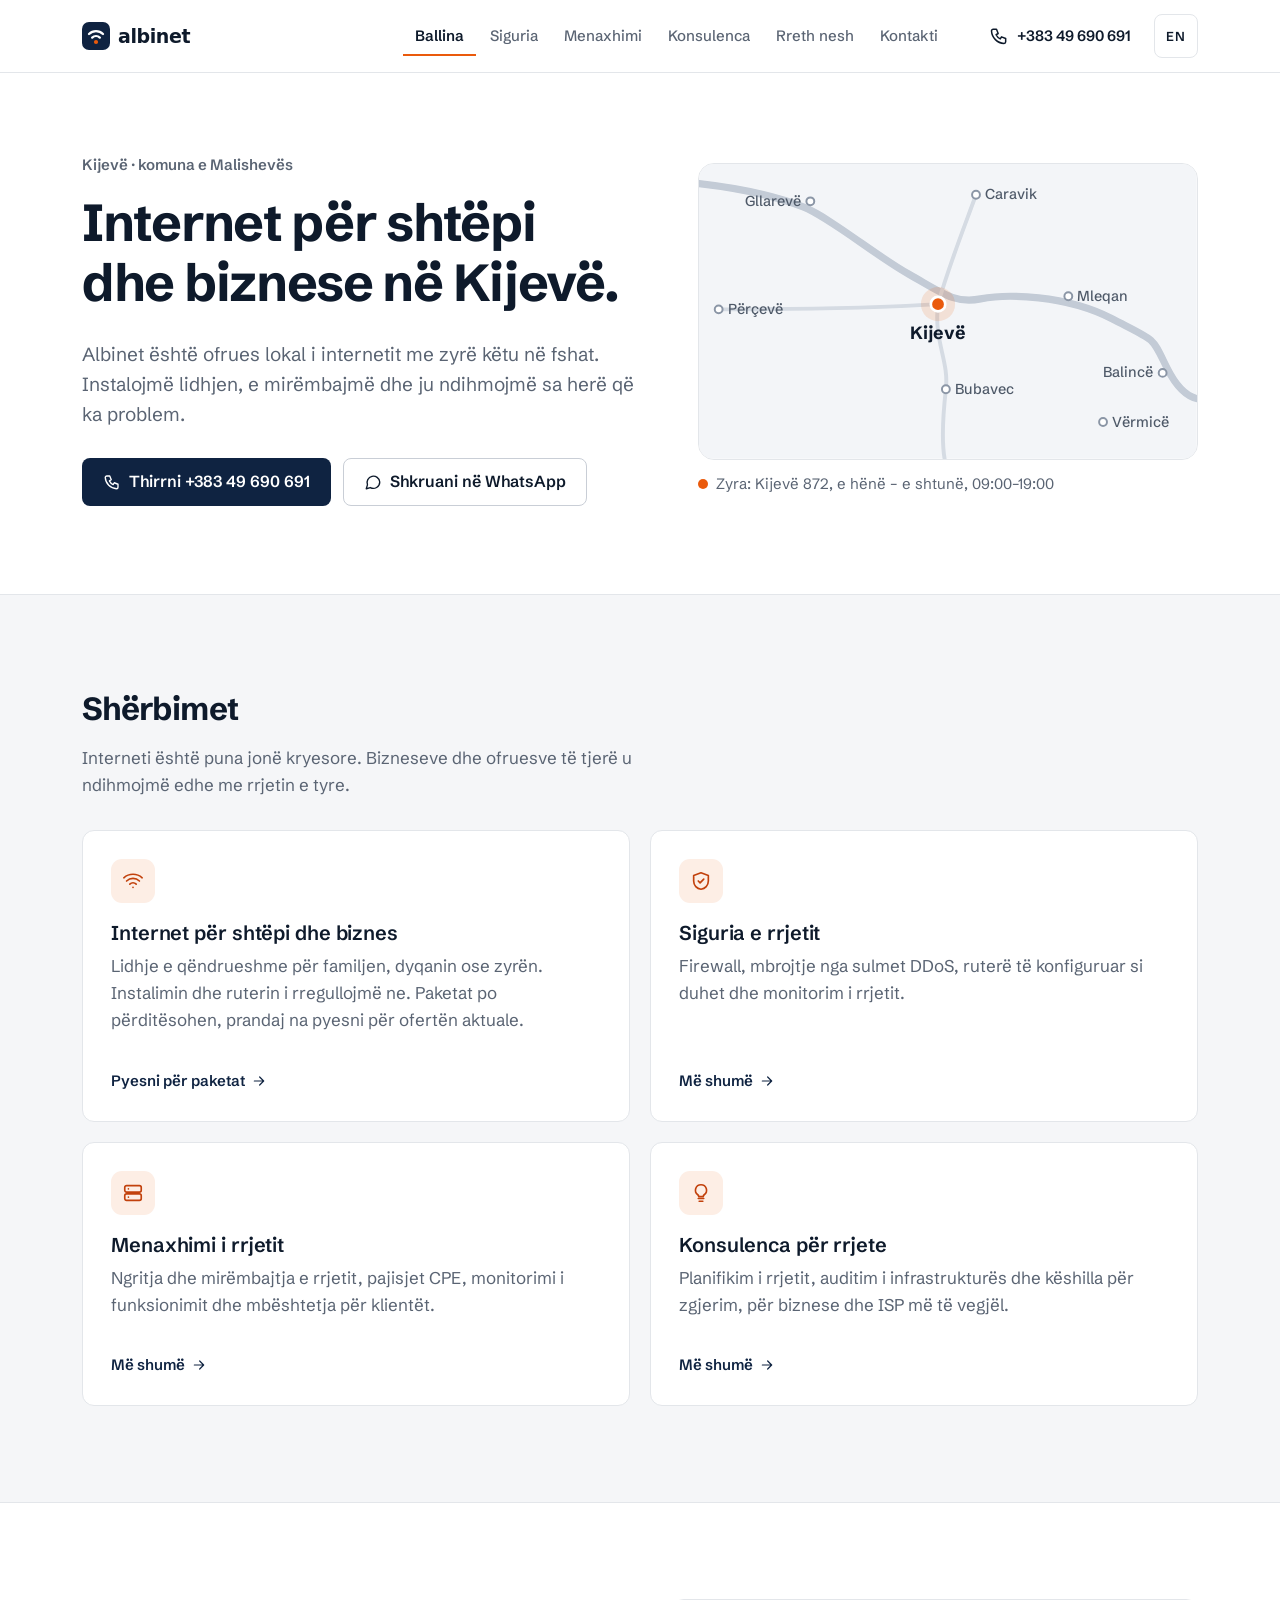
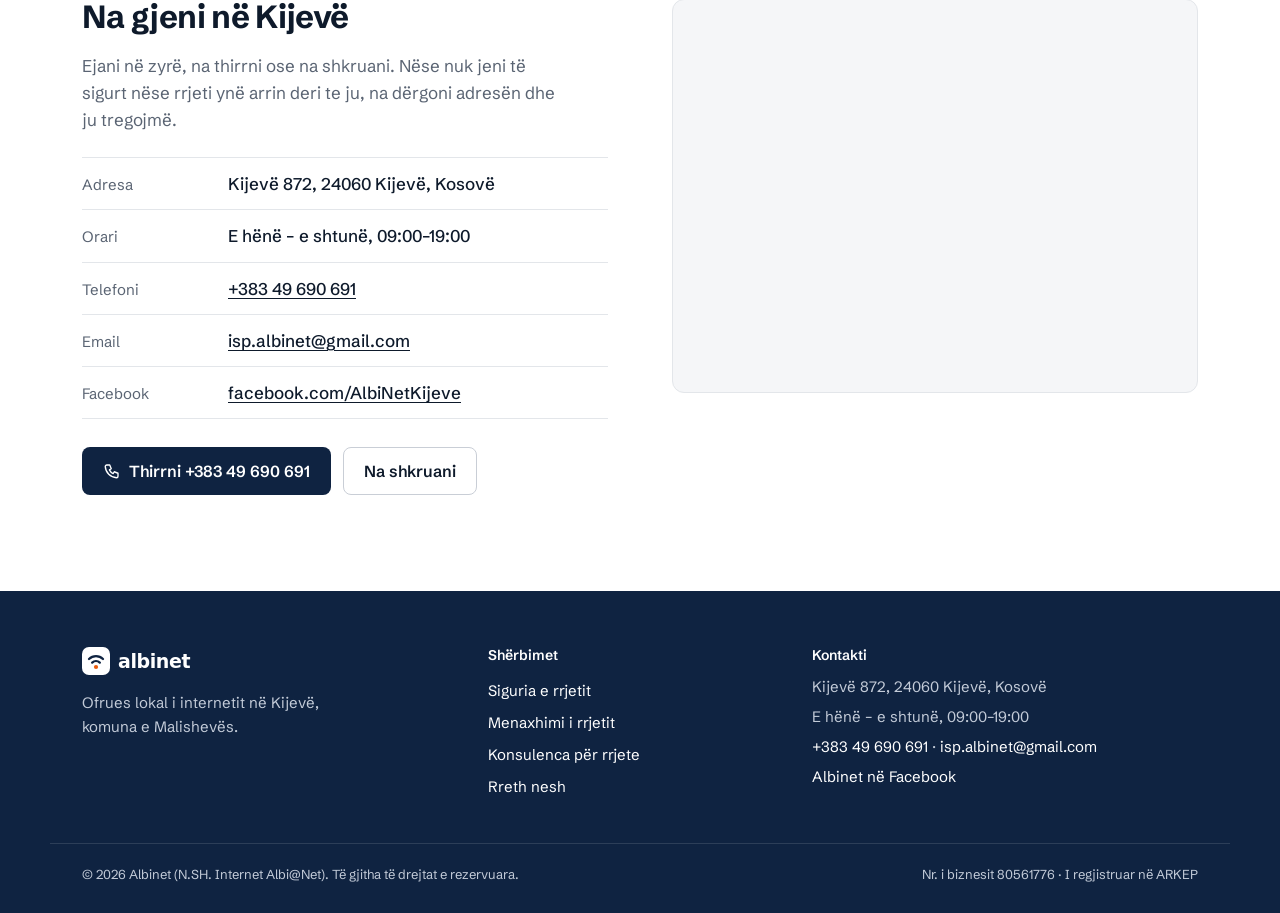
<file: index.html>
<!doctype html>
<html lang="sq">
<head>
<meta charset="utf-8">
<meta name="viewport" content="width=device-width, initial-scale=1">
<title data-i18n="meta.home.title">Albinet | Ofrues i internetit në Kijevë, Malishevë</title>
<meta name="description" content="Albinet (Albi@Net) ofron internet për shtëpi dhe biznese në Kijevë dhe në fshatrat përreth. Zyra në Kijevë, e hënë – e shtunë 09:00–19:00. Tel. +383 49 690 691." data-i18n-attr="content:meta.home.desc">
<link rel="canonical" href="https://albi-net.com/">
<meta name="theme-color" content="#ffffff">
<link rel="icon" href="assets/img/favicon.svg" type="image/svg+xml">
<link rel="icon" href="assets/img/favicon-32.png" type="image/png" sizes="32x32">
<link rel="apple-touch-icon" href="assets/img/apple-touch-icon.png">
<meta property="og:type" content="website">
<meta property="og:site_name" content="Albinet">
<meta property="og:title" content="Albinet | Ofrues i internetit në Kijevë, Malishevë">
<meta property="og:description" content="Albinet (Albi@Net) ofron internet për shtëpi dhe biznese në Kijevë dhe në fshatrat përreth. Zyra në Kijevë, e hënë – e shtunë 09:00–19:00. Tel. +383 49 690 691.">
<meta property="og:url" content="https://albi-net.com/">
<meta property="og:image" content="https://albi-net.com/assets/img/og-image.png">
<meta property="og:image:width" content="1200">
<meta property="og:image:height" content="630">
<meta property="og:locale" content="sq_AL">
<meta property="og:locale:alternate" content="en_GB">
<meta name="twitter:card" content="summary_large_image">
<script>(function(){try{var l=new URLSearchParams(location.search).get('lang')||localStorage.getItem('albinet-lang');if(l==='en'){var d=document.documentElement;d.classList.add('i18n-pending');setTimeout(function(){d.classList.remove('i18n-pending')},1500)}}catch(e){}})();</script>
<link rel="preconnect" href="https://fonts.googleapis.com">
<link rel="preconnect" href="https://fonts.gstatic.com" crossorigin>
<link rel="stylesheet" href="https://fonts.googleapis.com/css2?family=Schibsted+Grotesk:wght@400;500;600;700&amp;display=swap">
<link rel="stylesheet" href="assets/css/style.css?v=4">
<script src="assets/js/i18n.js?v=4" defer></script>
<script src="assets/js/main.js?v=4" defer></script>
<script type="application/ld+json">
{
  "@context": "https://schema.org",
  "@type": "LocalBusiness",
  "@id": "https://albi-net.com/#business",
  "name": "Albinet",
  "alternateName": "Albi@Net",
  "legalName": "N.SH. Internet Albi@Net",
  "description": "Ofrues lokal i internetit (Internet Service Provider) në Kijevë, komuna e Malishevës, Kosovë.",
  "url": "https://albi-net.com/",
  "logo": "https://albi-net.com/assets/img/logo.svg",
  "image": "https://albi-net.com/assets/img/og-image.png",
  "telephone": "+38349690691",
  "email": "isp.albinet@gmail.com",
  "address": {
    "@type": "PostalAddress",
    "streetAddress": "Kijevë 872",
    "addressLocality": "Kijevë",
    "addressRegion": "Malishevë",
    "postalCode": "24060",
    "addressCountry": "XK"
  },
  "openingHoursSpecification": [
    {
      "@type": "OpeningHoursSpecification",
      "dayOfWeek": [
        "Monday",
        "Tuesday",
        "Wednesday",
        "Thursday",
        "Friday",
        "Saturday"
      ],
      "opens": "09:00",
      "closes": "19:00"
    }
  ],
  "areaServed": {
    "@type": "Place",
    "name": "Kijevë dhe rrethina, komuna e Malishevës, Kosovë"
  },
  "sameAs": [
    "https://www.facebook.com/AlbiNetKijeve/"
  ],
  "knowsAbout": [
    "Internet Service Provider",
    "ISP Security",
    "ISP Management",
    "ISP Consulting"
  ]
}
</script>
</head>
<body>
<a class="skip-link" href="#main" data-i18n="a11y.skip">Kalo te përmbajtja</a>
<header class="site-header">
  <div class="container header-inner">
    <a class="brand" href="index.html" aria-label="Albinet, ballina" data-i18n-attr="aria-label:a11y.homeLink">
      <img src="assets/img/logo.svg" alt="Albinet" width="124" height="28">
    </a>
    <!-- TODO: replace assets/img/logo.svg and logo-light.svg with the real Albinet logo -->
    <button type="button" class="menu-toggle" aria-expanded="false" aria-controls="site-nav" aria-label="Menyja" data-i18n-attr="aria-label:a11y.menu">
      <svg class="icon icon-open" viewBox="0 0 24 24" aria-hidden="true" focusable="false"><path d="M4 7h16M4 12h16M4 17h16"/></svg><svg class="icon icon-close" viewBox="0 0 24 24" aria-hidden="true" focusable="false"><path d="M6 6l12 12M18 6L6 18"/></svg>
    </button>
    <nav class="site-nav" id="site-nav" aria-label="Navigimi kryesor" data-i18n-attr="aria-label:a11y.mainNav">
      <ul>
        <li><a href="index.html" aria-current="page" data-i18n="nav.home">Ballina</a></li><li><a href="security.html" data-i18n="nav.security">Siguria</a></li><li><a href="management.html" data-i18n="nav.management">Menaxhimi</a></li><li><a href="consulting.html" data-i18n="nav.consulting">Konsulenca</a></li><li><a href="about.html" data-i18n="nav.about">Rreth nesh</a></li><li><a href="contact.html" data-i18n="nav.contact">Kontakti</a></li>
      </ul>
    </nav>
    <a class="header-phone" href="tel:+38349690691"><svg class="icon" viewBox="0 0 24 24" aria-hidden="true" focusable="false"><path d="M5 4h4l2 5-2.5 1.5a11 11 0 0 0 5 5L15 13l5 2v4a2 2 0 0 1-2 2A16 16 0 0 1 3 6a2 2 0 0 1 2-2z"/></svg><span>+383 49 690 691</span></a>
    <button type="button" class="lang-toggle" data-lang-toggle>
      <span aria-hidden="true" data-i18n="lang.toggle">EN</span><span class="sr-only" data-i18n="lang.toggleSr">Switch to English</span>
    </button>
  </div>
</header>
<main id="main">
<section class="hero">
  <div class="container hero-grid">
    <div class="hero-copy">
      <p class="place" data-i18n="home.place">Kijevë · komuna e Malishevës</p>
      <h1 data-i18n="home.h1">Internet për shtëpi dhe biznese në Kijevë.</h1>
      <p class="hero-lead" data-i18n="home.lead">Albinet është ofrues lokal i internetit me zyrë këtu në fshat. Instalojmë lidhjen, e mirëmbajmë dhe ju ndihmojmë sa herë që ka problem.</p>
      <div class="actions">
        <a class="btn btn-primary" href="tel:+38349690691"><svg class="icon" viewBox="0 0 24 24" aria-hidden="true" focusable="false"><path d="M5 4h4l2 5-2.5 1.5a11 11 0 0 0 5 5L15 13l5 2v4a2 2 0 0 1-2 2A16 16 0 0 1 3 6a2 2 0 0 1 2-2z"/></svg><span data-i18n="btn.call">Thirrni +383 49 690 691</span></a>
        <a class="btn btn-secondary" href="https://wa.me/38349690691" rel="noopener"><svg class="icon" viewBox="0 0 24 24" aria-hidden="true" focusable="false"><path d="M21 12a8.5 8.5 0 0 1-12.6 7.4L3 21l1.6-5.2A8.5 8.5 0 1 1 21 12z"/></svg><span data-i18n="common.whatsapp">Shkruani në WhatsApp</span></a>
      </div>
    </div>
    <figure class="area-map">
        <svg viewBox="130 0 760 450" role="img" aria-label="Harta skematike e Kijevës dhe fshatrave përreth, me vendndodhjen e zyrës së Albinet" data-i18n-attr="aria-label:map.svgLabel">
          <rect x="130" y="0" width="760" height="450" class="map-bg"/>
          <path class="map-road map-road-main" d="M130 30 C200 38 250 50 290 66 S400 140 450 168 S520 214 560 206 S690 200 760 236 S820 262 845 312 S900 380 975 330"/>
          <path class="map-road" d="M495 214 C510 160 530 110 553 47 M495 214 C488 270 512 300 507 344 S500 420 505 450 M495 214 C400 220 260 222 160 222"/>
          <circle cx="300" cy="57" r="6" class="map-dot"/><text x="286" y="64" text-anchor="end" class="map-label">Gllarevë</text><circle cx="553" cy="47" r="6" class="map-dot"/><text x="567" y="54" text-anchor="start" class="map-label">Caravik</text><circle cx="160" cy="222" r="6" class="map-dot"/><text x="174" y="229" text-anchor="start" class="map-label">Përçevë</text><circle cx="694" cy="202" r="6" class="map-dot"/><text x="708" y="209" text-anchor="start" class="map-label">Mleqan</text><circle cx="507" cy="344" r="6" class="map-dot"/><text x="521" y="351" text-anchor="start" class="map-label">Bubavec</text><circle cx="838" cy="319" r="6" class="map-dot"/><text x="824" y="326" text-anchor="end" class="map-label">Balincë</text><circle cx="747" cy="394" r="6" class="map-dot"/><text x="761" y="401" text-anchor="start" class="map-label">Vërmicë</text>
          <circle cx="495" cy="214" r="26" class="map-halo"/>
          <circle cx="495" cy="214" r="11" class="map-pin"/>
          <text x="495" y="268" text-anchor="middle" class="map-label map-label-main">Kijevë</text>
        </svg>
        <figcaption><span class="pin-dot" aria-hidden="true"></span><span data-i18n="map.caption">Zyra: Kijevë 872, e hënë – e shtunë, 09:00–19:00</span></figcaption>
      </figure>
  </div>
</section>

<section class="section section-soft" aria-labelledby="services-title">
  <div class="container">
    <div class="section-head">
      <h2 id="services-title" data-i18n="home.services.title">Shërbimet</h2>
      <p data-i18n="home.services.lead">Interneti është puna jonë kryesore. Bizneseve dhe ofruesve të tjerë u ndihmojmë edhe me rrjetin e tyre.</p>
    </div>
    <!-- TODO: internet packages / pricing. When prices are final, show them in the first card or as a new section. -->
    <ul class="svc-grid">
      <li class="svc">
        <span class="row-icon" aria-hidden="true"><svg class="icon" viewBox="0 0 24 24" aria-hidden="true" focusable="false"><path d="M2 8.5a15 15 0 0 1 20 0M5 12a10 10 0 0 1 14 0M8.5 15.5a5 5 0 0 1 7 0"/><path d="M12 19h.01"/></svg></span>
        <h3><a href="contact.html#contact-form" data-i18n="svc.internet.name">Internet për shtëpi dhe biznes</a></h3>
        <p data-i18n="svc.internet.text">Lidhje e qëndrueshme për familjen, dyqanin ose zyrën. Instalimin dhe ruterin i rregullojmë ne. Paketat po përditësohen, prandaj na pyesni për ofertën aktuale.</p>
        <span class="svc-more" aria-hidden="true"><span data-i18n="svc.internet.link">Pyesni për paketat</span><svg class="icon" viewBox="0 0 24 24" aria-hidden="true" focusable="false"><path d="M5 12h14M13 6l6 6-6 6"/></svg></span>
      </li>
      <li class="svc">
        <span class="row-icon" aria-hidden="true"><svg class="icon" viewBox="0 0 24 24" aria-hidden="true" focusable="false"><path d="M12 3l8 3v6c0 5-3.5 8.5-8 9-4.5-.5-8-4-8-9V6l8-3z"/><path d="M9 12l2 2 4-4"/></svg></span>
        <h3><a href="security.html" data-i18n="svc.security.name">Siguria e rrjetit</a></h3>
        <p data-i18n="svc.security.text">Firewall, mbrojtje nga sulmet DDoS, ruterë të konfiguruar si duhet dhe monitorim i rrjetit.</p>
        <span class="svc-more" aria-hidden="true"><span data-i18n="common.more">Më shumë</span><svg class="icon" viewBox="0 0 24 24" aria-hidden="true" focusable="false"><path d="M5 12h14M13 6l6 6-6 6"/></svg></span>
      </li>
      <li class="svc">
        <span class="row-icon" aria-hidden="true"><svg class="icon" viewBox="0 0 24 24" aria-hidden="true" focusable="false"><rect x="3" y="4" width="18" height="7" rx="2"/><rect x="3" y="13" width="18" height="7" rx="2"/><path d="M7 7.5h.01M7 16.5h.01"/></svg></span>
        <h3><a href="management.html" data-i18n="svc.management.name">Menaxhimi i rrjetit</a></h3>
        <p data-i18n="svc.management.text">Ngritja dhe mirëmbajtja e rrjetit, pajisjet CPE, monitorimi i funksionimit dhe mbështetja për klientët.</p>
        <span class="svc-more" aria-hidden="true"><span data-i18n="common.more">Më shumë</span><svg class="icon" viewBox="0 0 24 24" aria-hidden="true" focusable="false"><path d="M5 12h14M13 6l6 6-6 6"/></svg></span>
      </li>
      <li class="svc">
        <span class="row-icon" aria-hidden="true"><svg class="icon" viewBox="0 0 24 24" aria-hidden="true" focusable="false"><path d="M9 18h6M10 21h4"/><path d="M12 3a6 6 0 0 0-3.5 10.9c.6.5 1 1.2 1 2V16h5v-.1c0-.8.4-1.5 1-2A6 6 0 0 0 12 3z"/></svg></span>
        <h3><a href="consulting.html" data-i18n="svc.consulting.name">Konsulenca për rrjete</a></h3>
        <p data-i18n="svc.consulting.text">Planifikim i rrjetit, auditim i infrastrukturës dhe këshilla për zgjerim, për biznese dhe ISP më të vegjël.</p>
        <span class="svc-more" aria-hidden="true"><span data-i18n="common.more">Më shumë</span><svg class="icon" viewBox="0 0 24 24" aria-hidden="true" focusable="false"><path d="M5 12h14M13 6l6 6-6 6"/></svg></span>
      </li>
    </ul>
  </div>
</section>

<section class="section" aria-labelledby="visit-title">
  <div class="container visit">
    <div>
      <h2 id="visit-title" data-i18n="visit.title">Na gjeni në Kijevë</h2>
      <!-- TODO: list the villages currently covered -->
      <p class="visit-text" data-i18n="visit.text">Ejani në zyrë, na thirrni ose na shkruani. Nëse nuk jeni të sigurt nëse rrjeti ynë arrin deri te ju, na dërgoni adresën dhe ju tregojmë.</p>
      <dl class="kv">
          <div><dt data-i18n="info.address">Adresa</dt><dd><span data-i18n="common.address">Kijevë 872, 24060 Kijevë, Kosovë</span></dd></div>
          <div><dt data-i18n="info.hours">Orari</dt><dd><span data-i18n="common.hours">E hënë – e shtunë, 09:00–19:00</span></dd></div>
          <div><dt data-i18n="info.phone">Telefoni</dt><dd><a href="tel:+38349690691">+383 49 690 691</a></dd></div>
          <div><dt data-i18n="info.email">Email</dt><dd><a href="mailto:isp.albinet@gmail.com">isp.albinet@gmail.com</a></dd></div>
          <div><dt data-i18n="info.facebook">Facebook</dt><dd><a href="https://www.facebook.com/AlbiNetKijeve/" rel="noopener">facebook.com/AlbiNetKijeve</a></dd></div>
        </dl>
      <div class="actions">
        <a class="btn btn-primary" href="tel:+38349690691"><svg class="icon" viewBox="0 0 24 24" aria-hidden="true" focusable="false"><path d="M5 4h4l2 5-2.5 1.5a11 11 0 0 0 5 5L15 13l5 2v4a2 2 0 0 1-2 2A16 16 0 0 1 3 6a2 2 0 0 1 2-2z"/></svg><span data-i18n="btn.call">Thirrni +383 49 690 691</span></a>
        <a class="btn btn-secondary" href="contact.html#contact-form"><span data-i18n="common.writeUs">Na shkruani</span></a>
      </div>
    </div>
    <div class="map-embed">
      <iframe src="https://www.google.com/maps?q=Kijev%C3%AB%2C%20Malishev%C3%AB%2C%20Kosovo&z=14&output=embed" loading="lazy" referrerpolicy="no-referrer-when-downgrade" allowfullscreen title="Harta: Kijevë, Kosovë" data-i18n-attr="title:map.title"></iframe>
    </div>
  </div>
</section>
</main>
<footer class="site-footer">
  <div class="container footer-grid">
    <div class="footer-brand">
      <img src="assets/img/logo-light.svg" alt="Albinet" width="124" height="28" loading="lazy">
      <p data-i18n="footer.tagline">Ofrues lokal i internetit në Kijevë, komuna e Malishevës.</p>
    </div>
    <nav class="footer-col" aria-label="Lidhjet në fund të faqes" data-i18n-attr="aria-label:a11y.footerNav">
      <h2 class="footer-title" data-i18n="common.services">Shërbimet</h2>
      <ul>
        <li><a href="security.html" data-i18n="svc.security.name">Siguria e rrjetit</a></li>
        <li><a href="management.html" data-i18n="svc.management.name">Menaxhimi i rrjetit</a></li>
        <li><a href="consulting.html" data-i18n="svc.consulting.name">Konsulenca për rrjete</a></li>
        <li><a href="about.html" data-i18n="nav.about">Rreth nesh</a></li>
      </ul>
    </nav>
    <div class="footer-col">
      <h2 class="footer-title" data-i18n="footer.contact">Kontakti</h2>
      <address>
        <p data-i18n="common.address">Kijevë 872, 24060 Kijevë, Kosovë</p>
        <p data-i18n="common.hours">E hënë – e shtunë, 09:00–19:00</p>
        <p><a href="tel:+38349690691">+383 49 690 691</a> · <a href="mailto:isp.albinet@gmail.com">isp.albinet@gmail.com</a></p>
        <p><a href="https://www.facebook.com/AlbiNetKijeve/" rel="noopener" data-i18n="footer.facebook">Albinet në Facebook</a></p>
      </address>
    </div>
  </div>
  <div class="container footer-bottom">
    <p>&copy; <span data-year>2026</span> Albinet (N.SH. Internet Albi@Net). <span data-i18n="footer.rights">Të gjitha të drejtat e rezervuara.</span></p>
    <p data-i18n="footer.reg">Nr. i biznesit 80561776 · I regjistruar në ARKEP</p>
  </div>
</footer>
</body>
</html>
</file>
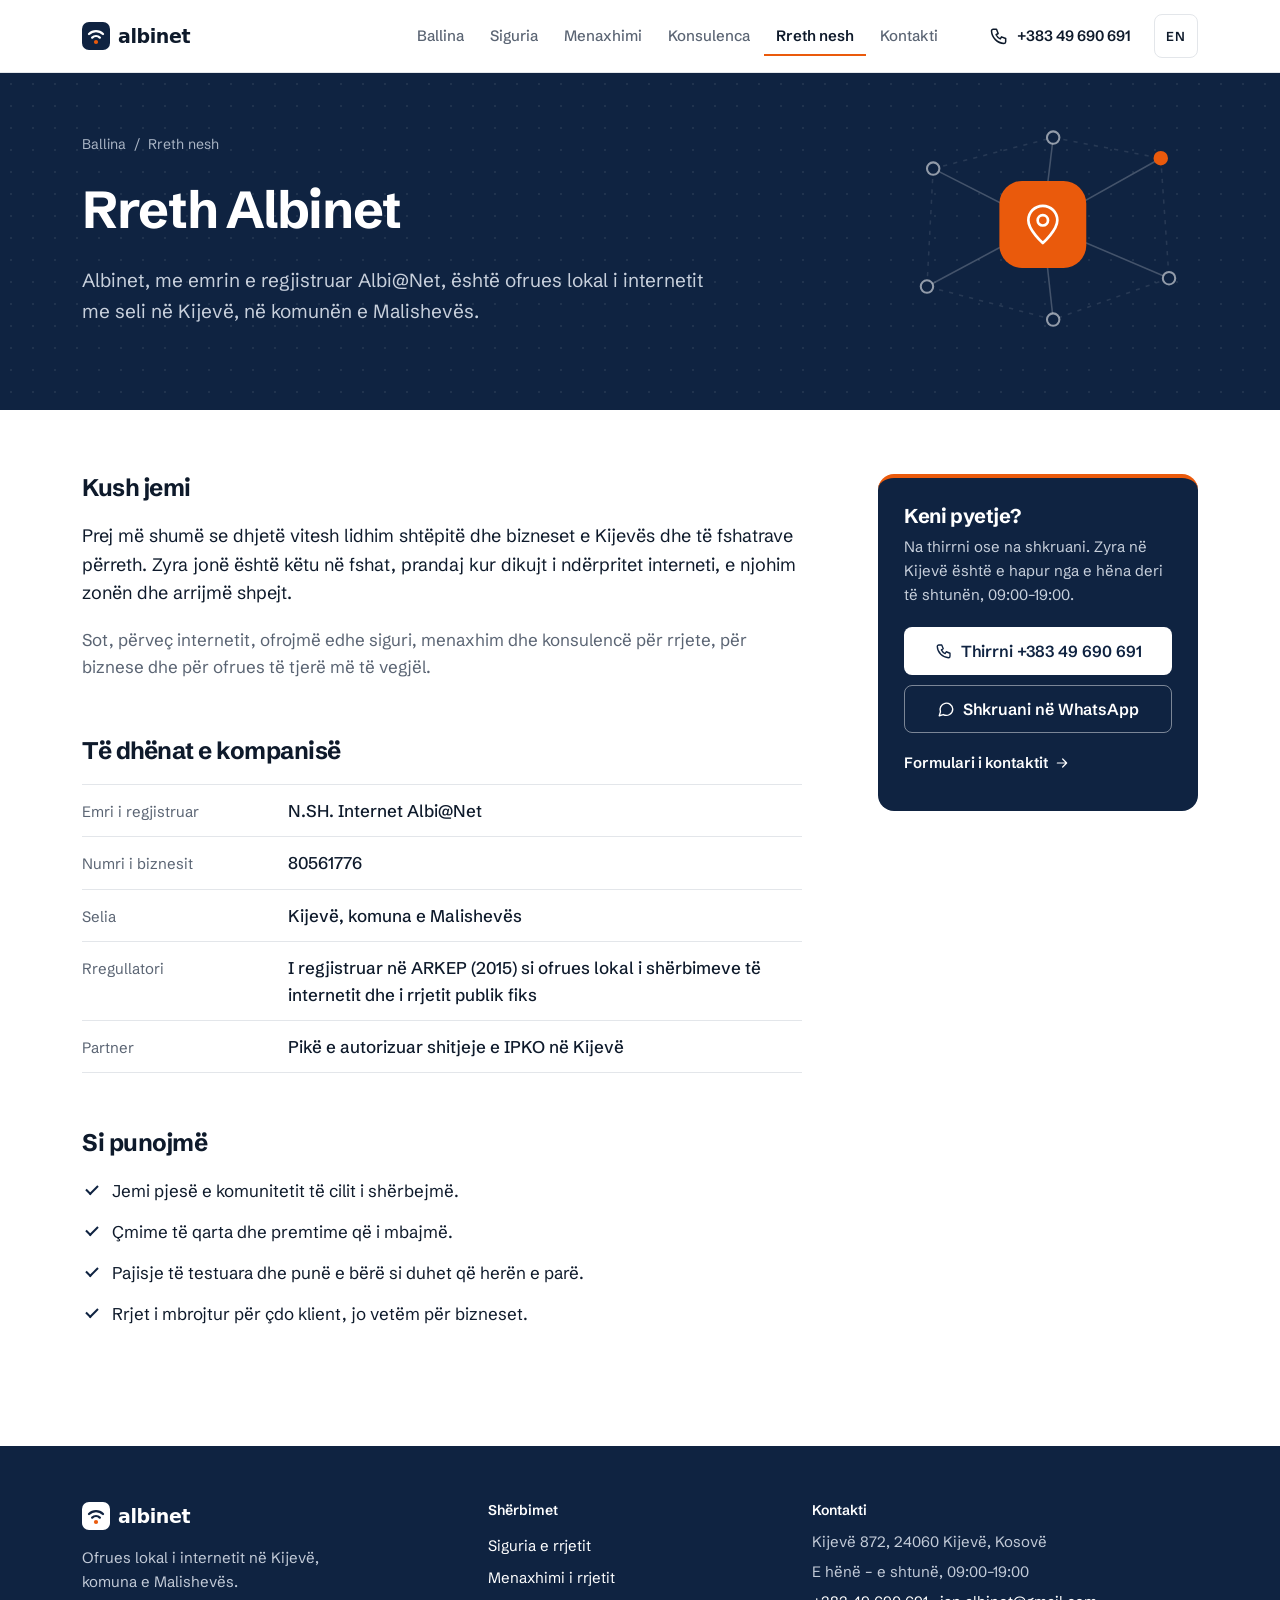
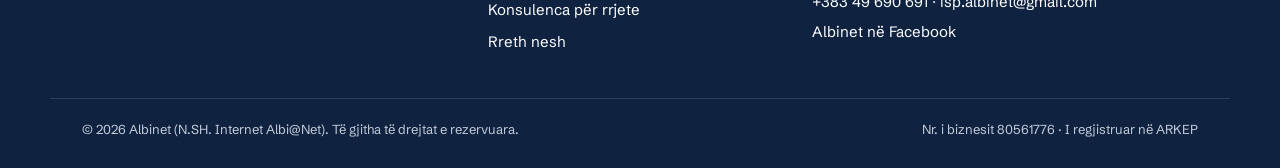
<file: about.html>
<!doctype html>
<html lang="sq">
<head>
<meta charset="utf-8">
<meta name="viewport" content="width=device-width, initial-scale=1">
<title data-i18n="meta.about.title">Rreth nesh | Albinet (Albi@Net), Kijevë</title>
<meta name="description" content="Albinet (N.SH. Internet Albi@Net) është ofrues lokal i internetit me seli në Kijevë, komuna e Malishevës, i regjistruar në ARKEP." data-i18n-attr="content:meta.about.desc">
<link rel="canonical" href="https://albi-net.com/about.html">
<meta name="theme-color" content="#ffffff">
<link rel="icon" href="assets/img/favicon.svg" type="image/svg+xml">
<link rel="icon" href="assets/img/favicon-32.png" type="image/png" sizes="32x32">
<link rel="apple-touch-icon" href="assets/img/apple-touch-icon.png">
<meta property="og:type" content="website">
<meta property="og:site_name" content="Albinet">
<meta property="og:title" content="Rreth nesh | Albinet (Albi@Net), Kijevë">
<meta property="og:description" content="Albinet (N.SH. Internet Albi@Net) është ofrues lokal i internetit me seli në Kijevë, komuna e Malishevës, i regjistruar në ARKEP.">
<meta property="og:url" content="https://albi-net.com/about.html">
<meta property="og:image" content="https://albi-net.com/assets/img/og-image.png">
<meta property="og:image:width" content="1200">
<meta property="og:image:height" content="630">
<meta property="og:locale" content="sq_AL">
<meta property="og:locale:alternate" content="en_GB">
<meta name="twitter:card" content="summary_large_image">
<script>(function(){try{var l=new URLSearchParams(location.search).get('lang')||localStorage.getItem('albinet-lang');if(l==='en'){var d=document.documentElement;d.classList.add('i18n-pending');setTimeout(function(){d.classList.remove('i18n-pending')},1500)}}catch(e){}})();</script>
<link rel="preconnect" href="https://fonts.googleapis.com">
<link rel="preconnect" href="https://fonts.gstatic.com" crossorigin>
<link rel="stylesheet" href="https://fonts.googleapis.com/css2?family=Schibsted+Grotesk:wght@400;500;600;700&amp;display=swap">
<link rel="stylesheet" href="assets/css/style.css?v=4">
<script src="assets/js/i18n.js?v=4" defer></script>
<script src="assets/js/main.js?v=4" defer></script>

</head>
<body>
<a class="skip-link" href="#main" data-i18n="a11y.skip">Kalo te përmbajtja</a>
<header class="site-header">
  <div class="container header-inner">
    <a class="brand" href="index.html" aria-label="Albinet, ballina" data-i18n-attr="aria-label:a11y.homeLink">
      <img src="assets/img/logo.svg" alt="Albinet" width="124" height="28">
    </a>
    <!-- TODO: replace assets/img/logo.svg and logo-light.svg with the real Albinet logo -->
    <button type="button" class="menu-toggle" aria-expanded="false" aria-controls="site-nav" aria-label="Menyja" data-i18n-attr="aria-label:a11y.menu">
      <svg class="icon icon-open" viewBox="0 0 24 24" aria-hidden="true" focusable="false"><path d="M4 7h16M4 12h16M4 17h16"/></svg><svg class="icon icon-close" viewBox="0 0 24 24" aria-hidden="true" focusable="false"><path d="M6 6l12 12M18 6L6 18"/></svg>
    </button>
    <nav class="site-nav" id="site-nav" aria-label="Navigimi kryesor" data-i18n-attr="aria-label:a11y.mainNav">
      <ul>
        <li><a href="index.html" data-i18n="nav.home">Ballina</a></li><li><a href="security.html" data-i18n="nav.security">Siguria</a></li><li><a href="management.html" data-i18n="nav.management">Menaxhimi</a></li><li><a href="consulting.html" data-i18n="nav.consulting">Konsulenca</a></li><li><a href="about.html" aria-current="page" data-i18n="nav.about">Rreth nesh</a></li><li><a href="contact.html" data-i18n="nav.contact">Kontakti</a></li>
      </ul>
    </nav>
    <a class="header-phone" href="tel:+38349690691"><svg class="icon" viewBox="0 0 24 24" aria-hidden="true" focusable="false"><path d="M5 4h4l2 5-2.5 1.5a11 11 0 0 0 5 5L15 13l5 2v4a2 2 0 0 1-2 2A16 16 0 0 1 3 6a2 2 0 0 1 2-2z"/></svg><span>+383 49 690 691</span></a>
    <button type="button" class="lang-toggle" data-lang-toggle>
      <span aria-hidden="true" data-i18n="lang.toggle">EN</span><span class="sr-only" data-i18n="lang.toggleSr">Switch to English</span>
    </button>
  </div>
</header>
<main id="main">
<section class="page-head">
  <div class="container page-head-grid">
    <div>
      <nav class="crumbs" aria-label="Ku ndodheni" data-i18n-attr="aria-label:a11y.breadcrumb">
        <a href="index.html" data-i18n="nav.home">Ballina</a><span aria-hidden="true">/</span><span aria-current="page" data-i18n="nav.about">Rreth nesh</span>
      </nav>
      <span class="head-icon" aria-hidden="true"><svg class="icon" viewBox="0 0 24 24" aria-hidden="true" focusable="false"><path d="M12 21s-7-6.2-7-11a7 7 0 0 1 14 0c0 4.8-7 11-7 11z"/><circle cx="12" cy="10" r="2.5"/></svg></span>
      <h1 data-i18n="about.h1">Rreth Albinet</h1>
      <p class="page-lead" data-i18n="about.lead">Albinet, me emrin e regjistruar Albi@Net, është ofrues lokal i internetit me seli në Kijevë, në komunën e Malishevës.</p>
    </div>
    <svg class="head-art" viewBox="0 0 290 210" aria-hidden="true" focusable="false">
      <g class="ha-ring"><line x1="34" y1="46" x2="150" y2="16"/><line x1="150" y1="16" x2="254" y2="36"/><line x1="254" y1="36" x2="262" y2="152"/><line x1="262" y1="152" x2="150" y2="192"/><line x1="150" y1="192" x2="28" y2="160"/><line x1="28" y1="160" x2="34" y2="46"/></g><g class="ha-lines"><line x1="140" y1="100" x2="34" y2="46"/><line x1="140" y1="100" x2="150" y2="16"/><line x1="140" y1="100" x2="254" y2="36"/><line x1="140" y1="100" x2="262" y2="152"/><line x1="140" y1="100" x2="150" y2="192"/><line x1="140" y1="100" x2="28" y2="160"/></g><g class="ha-dots"><circle cx="34" cy="46" r="6"/><circle cx="150" cy="16" r="6"/><circle cx="254" cy="36" r="6" class="on"/><circle cx="262" cy="152" r="6"/><circle cx="150" cy="192" r="6"/><circle cx="28" cy="160" r="6"/></g>
      <rect x="98" y="58" width="84" height="84" rx="22" class="ha-tile"/>
      <g transform="translate(116 76) scale(2)" class="ha-icon"><path d="M12 21s-7-6.2-7-11a7 7 0 0 1 14 0c0 4.8-7 11-7 11z"/><circle cx="12" cy="10" r="2.5"/></g>
    </svg>
  </div>
</section><div class="container page-body">
  <div class="page-main">
<section class="block">
    <h2 data-i18n="about.story.title">Kush jemi</h2>
    <!-- TODO: confirm "more than ten years" and add the founding story / people when ready -->
    <p data-i18n="about.story.p1">Prej më shumë se dhjetë vitesh lidhim shtëpitë dhe bizneset e Kijevës dhe të fshatrave përreth. Zyra jonë është këtu në fshat, prandaj kur dikujt i ndërpritet interneti, e njohim zonën dhe arrijmë shpejt.</p>
    <p data-i18n="about.story.p2">Sot, përveç internetit, ofrojmë edhe siguri, menaxhim dhe konsulencë për rrjete, për biznese dhe për ofrues të tjerë më të vegjël.</p>
  </section>
  <section class="block">
    <h2 data-i18n="about.facts.title">Të dhënat e kompanisë</h2>
    <!-- Sources: ARKEP notification register (25.07.2023), IPKO sales points page. TODO: confirm the IPKO partnership is current. -->
    <dl class="kv kv-wide">
      <div><dt data-i18n="about.k.name">Emri i regjistruar</dt><dd>N.SH. Internet Albi@Net</dd></div>
      <div><dt data-i18n="about.k.number">Numri i biznesit</dt><dd>80561776</dd></div>
      <div><dt data-i18n="about.k.seat">Selia</dt><dd><span data-i18n="about.v.seat">Kijevë, komuna e Malishevës</span></dd></div>
      <div><dt data-i18n="about.k.reg">Rregullatori</dt><dd><span data-i18n="about.v.reg">I regjistruar në ARKEP (2015) si ofrues lokal i shërbimeve të internetit dhe i rrjetit publik fiks</span></dd></div>
      <div><dt data-i18n="about.k.partner">Partner</dt><dd><span data-i18n="about.v.partner">Pikë e autorizuar shitjeje e IPKO në Kijevë</span></dd></div>
    </dl>
  </section>
  <section class="block">
    <h2 data-i18n="about.values.title">Si punojmë</h2>
    <ul class="ticks">
      <li data-i18n="about.v1">Jemi pjesë e komunitetit të cilit i shërbejmë.</li>
      <li data-i18n="about.v2">Çmime të qarta dhe premtime që i mbajmë.</li>
      <li data-i18n="about.v3">Pajisje të testuara dhe punë e bërë si duhet që herën e parë.</li>
      <li data-i18n="about.v4">Rrjet i mbrojtur për çdo klient, jo vetëm për bizneset.</li>
    </ul>
  </section>
  <!-- TODO: team section. Add when names and photos are ready, e.g.
  <section class="block"><h2>Ekipi</h2>
    <ul class="team"><li><img src="assets/img/team-1.webp" alt="..." width="400" height="400"><h3>Emri Mbiemri</h3><p>Roli</p></li></ul>
  </section> -->
  </div>
  <aside class="help-box" aria-labelledby="help-title">
      <h2 id="help-title" data-i18n="aside.title">Keni pyetje?</h2>
      <p data-i18n="aside.text">Na thirrni ose na shkruani. Zyra në Kijevë është e hapur nga e hëna deri të shtunën, 09:00–19:00.</p>
      <a class="btn btn-light btn-block" href="tel:+38349690691"><svg class="icon" viewBox="0 0 24 24" aria-hidden="true" focusable="false"><path d="M5 4h4l2 5-2.5 1.5a11 11 0 0 0 5 5L15 13l5 2v4a2 2 0 0 1-2 2A16 16 0 0 1 3 6a2 2 0 0 1 2-2z"/></svg><span data-i18n="btn.call">Thirrni +383 49 690 691</span></a>
      <a class="btn btn-outline-light btn-block" href="https://wa.me/38349690691" rel="noopener"><svg class="icon" viewBox="0 0 24 24" aria-hidden="true" focusable="false"><path d="M21 12a8.5 8.5 0 0 1-12.6 7.4L3 21l1.6-5.2A8.5 8.5 0 1 1 21 12z"/></svg><span data-i18n="common.whatsapp">Shkruani në WhatsApp</span></a>
      <a class="text-link" href="contact.html#contact-form"><span data-i18n="aside.form">Formulari i kontaktit</span><svg class="icon" viewBox="0 0 24 24" aria-hidden="true" focusable="false"><path d="M5 12h14M13 6l6 6-6 6"/></svg></a>
    </aside>
</div>
</main>
<footer class="site-footer">
  <div class="container footer-grid">
    <div class="footer-brand">
      <img src="assets/img/logo-light.svg" alt="Albinet" width="124" height="28" loading="lazy">
      <p data-i18n="footer.tagline">Ofrues lokal i internetit në Kijevë, komuna e Malishevës.</p>
    </div>
    <nav class="footer-col" aria-label="Lidhjet në fund të faqes" data-i18n-attr="aria-label:a11y.footerNav">
      <h2 class="footer-title" data-i18n="common.services">Shërbimet</h2>
      <ul>
        <li><a href="security.html" data-i18n="svc.security.name">Siguria e rrjetit</a></li>
        <li><a href="management.html" data-i18n="svc.management.name">Menaxhimi i rrjetit</a></li>
        <li><a href="consulting.html" data-i18n="svc.consulting.name">Konsulenca për rrjete</a></li>
        <li><a href="about.html" data-i18n="nav.about">Rreth nesh</a></li>
      </ul>
    </nav>
    <div class="footer-col">
      <h2 class="footer-title" data-i18n="footer.contact">Kontakti</h2>
      <address>
        <p data-i18n="common.address">Kijevë 872, 24060 Kijevë, Kosovë</p>
        <p data-i18n="common.hours">E hënë – e shtunë, 09:00–19:00</p>
        <p><a href="tel:+38349690691">+383 49 690 691</a> · <a href="mailto:isp.albinet@gmail.com">isp.albinet@gmail.com</a></p>
        <p><a href="https://www.facebook.com/AlbiNetKijeve/" rel="noopener" data-i18n="footer.facebook">Albinet në Facebook</a></p>
      </address>
    </div>
  </div>
  <div class="container footer-bottom">
    <p>&copy; <span data-year>2026</span> Albinet (N.SH. Internet Albi@Net). <span data-i18n="footer.rights">Të gjitha të drejtat e rezervuara.</span></p>
    <p data-i18n="footer.reg">Nr. i biznesit 80561776 · I regjistruar në ARKEP</p>
  </div>
</footer>
</body>
</html>
</file>
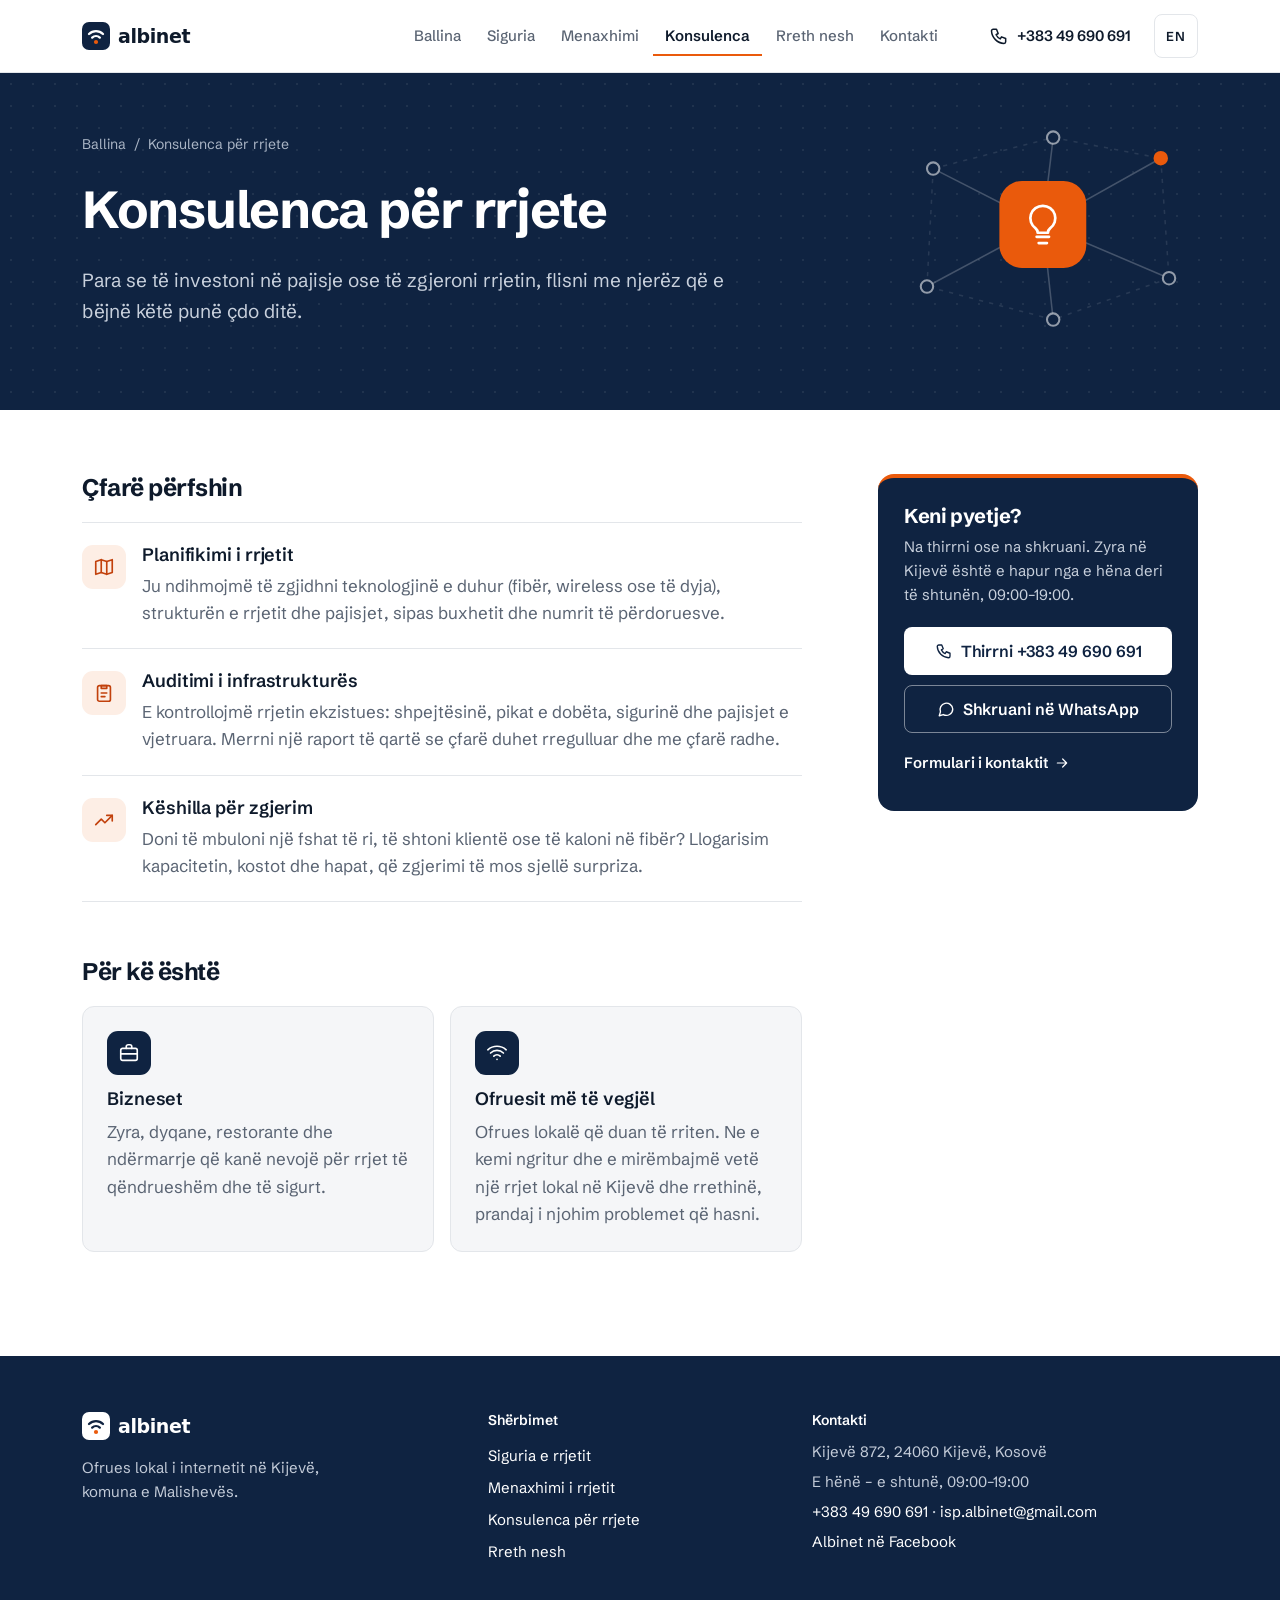
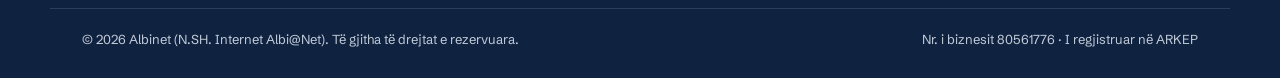
<file: consulting.html>
<!doctype html>
<html lang="sq">
<head>
<meta charset="utf-8">
<meta name="viewport" content="width=device-width, initial-scale=1">
<title data-i18n="meta.consulting.title">Konsulenca për rrjete (ISP Consulting) | Albinet</title>
<meta name="description" content="Planifikim i rrjetit, auditim i infrastrukturës dhe këshilla për zgjerim, për biznese dhe ofrues më të vegjël të internetit." data-i18n-attr="content:meta.consulting.desc">
<link rel="canonical" href="https://albi-net.com/consulting.html">
<meta name="theme-color" content="#ffffff">
<link rel="icon" href="assets/img/favicon.svg" type="image/svg+xml">
<link rel="icon" href="assets/img/favicon-32.png" type="image/png" sizes="32x32">
<link rel="apple-touch-icon" href="assets/img/apple-touch-icon.png">
<meta property="og:type" content="website">
<meta property="og:site_name" content="Albinet">
<meta property="og:title" content="Konsulenca për rrjete (ISP Consulting) | Albinet">
<meta property="og:description" content="Planifikim i rrjetit, auditim i infrastrukturës dhe këshilla për zgjerim, për biznese dhe ofrues më të vegjël të internetit.">
<meta property="og:url" content="https://albi-net.com/consulting.html">
<meta property="og:image" content="https://albi-net.com/assets/img/og-image.png">
<meta property="og:image:width" content="1200">
<meta property="og:image:height" content="630">
<meta property="og:locale" content="sq_AL">
<meta property="og:locale:alternate" content="en_GB">
<meta name="twitter:card" content="summary_large_image">
<script>(function(){try{var l=new URLSearchParams(location.search).get('lang')||localStorage.getItem('albinet-lang');if(l==='en'){var d=document.documentElement;d.classList.add('i18n-pending');setTimeout(function(){d.classList.remove('i18n-pending')},1500)}}catch(e){}})();</script>
<link rel="preconnect" href="https://fonts.googleapis.com">
<link rel="preconnect" href="https://fonts.gstatic.com" crossorigin>
<link rel="stylesheet" href="https://fonts.googleapis.com/css2?family=Schibsted+Grotesk:wght@400;500;600;700&amp;display=swap">
<link rel="stylesheet" href="assets/css/style.css?v=4">
<script src="assets/js/i18n.js?v=4" defer></script>
<script src="assets/js/main.js?v=4" defer></script>

</head>
<body>
<a class="skip-link" href="#main" data-i18n="a11y.skip">Kalo te përmbajtja</a>
<header class="site-header">
  <div class="container header-inner">
    <a class="brand" href="index.html" aria-label="Albinet, ballina" data-i18n-attr="aria-label:a11y.homeLink">
      <img src="assets/img/logo.svg" alt="Albinet" width="124" height="28">
    </a>
    <!-- TODO: replace assets/img/logo.svg and logo-light.svg with the real Albinet logo -->
    <button type="button" class="menu-toggle" aria-expanded="false" aria-controls="site-nav" aria-label="Menyja" data-i18n-attr="aria-label:a11y.menu">
      <svg class="icon icon-open" viewBox="0 0 24 24" aria-hidden="true" focusable="false"><path d="M4 7h16M4 12h16M4 17h16"/></svg><svg class="icon icon-close" viewBox="0 0 24 24" aria-hidden="true" focusable="false"><path d="M6 6l12 12M18 6L6 18"/></svg>
    </button>
    <nav class="site-nav" id="site-nav" aria-label="Navigimi kryesor" data-i18n-attr="aria-label:a11y.mainNav">
      <ul>
        <li><a href="index.html" data-i18n="nav.home">Ballina</a></li><li><a href="security.html" data-i18n="nav.security">Siguria</a></li><li><a href="management.html" data-i18n="nav.management">Menaxhimi</a></li><li><a href="consulting.html" aria-current="page" data-i18n="nav.consulting">Konsulenca</a></li><li><a href="about.html" data-i18n="nav.about">Rreth nesh</a></li><li><a href="contact.html" data-i18n="nav.contact">Kontakti</a></li>
      </ul>
    </nav>
    <a class="header-phone" href="tel:+38349690691"><svg class="icon" viewBox="0 0 24 24" aria-hidden="true" focusable="false"><path d="M5 4h4l2 5-2.5 1.5a11 11 0 0 0 5 5L15 13l5 2v4a2 2 0 0 1-2 2A16 16 0 0 1 3 6a2 2 0 0 1 2-2z"/></svg><span>+383 49 690 691</span></a>
    <button type="button" class="lang-toggle" data-lang-toggle>
      <span aria-hidden="true" data-i18n="lang.toggle">EN</span><span class="sr-only" data-i18n="lang.toggleSr">Switch to English</span>
    </button>
  </div>
</header>
<main id="main">
<section class="page-head">
  <div class="container page-head-grid">
    <div>
      <nav class="crumbs" aria-label="Ku ndodheni" data-i18n-attr="aria-label:a11y.breadcrumb">
        <a href="index.html" data-i18n="nav.home">Ballina</a><span aria-hidden="true">/</span><span aria-current="page" data-i18n="svc.consulting.name">Konsulenca për rrjete</span>
      </nav>
      <span class="head-icon" aria-hidden="true"><svg class="icon" viewBox="0 0 24 24" aria-hidden="true" focusable="false"><path d="M9 18h6M10 21h4"/><path d="M12 3a6 6 0 0 0-3.5 10.9c.6.5 1 1.2 1 2V16h5v-.1c0-.8.4-1.5 1-2A6 6 0 0 0 12 3z"/></svg></span>
      <h1 data-i18n="cons.h1">Konsulenca për rrjete</h1>
      <p class="page-lead" data-i18n="cons.lead">Para se të investoni në pajisje ose të zgjeroni rrjetin, flisni me njerëz që e bëjnë këtë punë çdo ditë.</p>
    </div>
    <svg class="head-art" viewBox="0 0 290 210" aria-hidden="true" focusable="false">
      <g class="ha-ring"><line x1="34" y1="46" x2="150" y2="16"/><line x1="150" y1="16" x2="254" y2="36"/><line x1="254" y1="36" x2="262" y2="152"/><line x1="262" y1="152" x2="150" y2="192"/><line x1="150" y1="192" x2="28" y2="160"/><line x1="28" y1="160" x2="34" y2="46"/></g><g class="ha-lines"><line x1="140" y1="100" x2="34" y2="46"/><line x1="140" y1="100" x2="150" y2="16"/><line x1="140" y1="100" x2="254" y2="36"/><line x1="140" y1="100" x2="262" y2="152"/><line x1="140" y1="100" x2="150" y2="192"/><line x1="140" y1="100" x2="28" y2="160"/></g><g class="ha-dots"><circle cx="34" cy="46" r="6"/><circle cx="150" cy="16" r="6"/><circle cx="254" cy="36" r="6" class="on"/><circle cx="262" cy="152" r="6"/><circle cx="150" cy="192" r="6"/><circle cx="28" cy="160" r="6"/></g>
      <rect x="98" y="58" width="84" height="84" rx="22" class="ha-tile"/>
      <g transform="translate(116 76) scale(2)" class="ha-icon"><path d="M9 18h6M10 21h4"/><path d="M12 3a6 6 0 0 0-3.5 10.9c.6.5 1 1.2 1 2V16h5v-.1c0-.8.4-1.5 1-2A6 6 0 0 0 12 3z"/></g>
    </svg>
  </div>
</section><div class="container page-body">
  <div class="page-main">
<section class="block">
    <h2 data-i18n="sec.included">Çfarë përfshin</h2>
    <div class="rows"><div class="row">
        <span class="row-icon" aria-hidden="true"><svg class="icon" viewBox="0 0 24 24" aria-hidden="true" focusable="false"><path d="M9 4L3 6v14l6-2 6 2 6-2V4l-6 2-6-2z"/><path d="M9 4v14M15 6v14"/></svg></span>
        <div>
          <h3 data-i18n="cons.f1.title">Planifikimi i rrjetit</h3>
          <p data-i18n="cons.f1.text">Ju ndihmojmë të zgjidhni teknologjinë e duhur (fibër, wireless ose të dyja), strukturën e rrjetit dhe pajisjet, sipas buxhetit dhe numrit të përdoruesve.</p>
        </div>
      </div><div class="row">
        <span class="row-icon" aria-hidden="true"><svg class="icon" viewBox="0 0 24 24" aria-hidden="true" focusable="false"><rect x="5" y="4" width="14" height="17" rx="2"/><path d="M9 4h6v3H9zM9 12h6M9 16h4"/></svg></span>
        <div>
          <h3 data-i18n="cons.f2.title">Auditimi i infrastrukturës</h3>
          <p data-i18n="cons.f2.text">E kontrollojmë rrjetin ekzistues: shpejtësinë, pikat e dobëta, sigurinë dhe pajisjet e vjetruara. Merrni një raport të qartë se çfarë duhet rregulluar dhe me çfarë radhe.</p>
        </div>
      </div><div class="row">
        <span class="row-icon" aria-hidden="true"><svg class="icon" viewBox="0 0 24 24" aria-hidden="true" focusable="false"><path d="M3 17l6-6 4 4 8-8"/><path d="M15 7h6v6"/></svg></span>
        <div>
          <h3 data-i18n="cons.f3.title">Këshilla për zgjerim</h3>
          <p data-i18n="cons.f3.text">Doni të mbuloni një fshat të ri, të shtoni klientë ose të kaloni në fibër? Llogarisim kapacitetin, kostot dhe hapat, që zgjerimi të mos sjellë surpriza.</p>
        </div>
      </div></div>
  </section><section class="block">
    <h2 data-i18n="sec.who">Për kë është</h2>
    <div class="pair">
      <div><span class="row-icon" aria-hidden="true"><svg class="icon" viewBox="0 0 24 24" aria-hidden="true" focusable="false"><rect x="3" y="7" width="18" height="13" rx="2"/><path d="M9 7V5a2 2 0 0 1 2-2h2a2 2 0 0 1 2 2v2M3 13h18"/></svg></span><h3 data-i18n="cons.biz.title">Bizneset</h3><p data-i18n="cons.biz.text">Zyra, dyqane, restorante dhe ndërmarrje që kanë nevojë për rrjet të qëndrueshëm dhe të sigurt.</p></div>
      <div><span class="row-icon" aria-hidden="true"><svg class="icon" viewBox="0 0 24 24" aria-hidden="true" focusable="false"><path d="M2 8.5a15 15 0 0 1 20 0M5 12a10 10 0 0 1 14 0M8.5 15.5a5 5 0 0 1 7 0"/><path d="M12 19h.01"/></svg></span><h3 data-i18n="cons.isp.title">Ofruesit më të vegjël</h3><p data-i18n="cons.isp.text">Ofrues lokalë që duan të rriten. Ne e kemi ngritur dhe e mirëmbajmë vetë një rrjet lokal në Kijevë dhe rrethinë, prandaj i njohim problemet që hasni.</p></div>
    </div>
  </section>
  </div>
  <aside class="help-box" aria-labelledby="help-title">
      <h2 id="help-title" data-i18n="aside.title">Keni pyetje?</h2>
      <p data-i18n="aside.text">Na thirrni ose na shkruani. Zyra në Kijevë është e hapur nga e hëna deri të shtunën, 09:00–19:00.</p>
      <a class="btn btn-light btn-block" href="tel:+38349690691"><svg class="icon" viewBox="0 0 24 24" aria-hidden="true" focusable="false"><path d="M5 4h4l2 5-2.5 1.5a11 11 0 0 0 5 5L15 13l5 2v4a2 2 0 0 1-2 2A16 16 0 0 1 3 6a2 2 0 0 1 2-2z"/></svg><span data-i18n="btn.call">Thirrni +383 49 690 691</span></a>
      <a class="btn btn-outline-light btn-block" href="https://wa.me/38349690691" rel="noopener"><svg class="icon" viewBox="0 0 24 24" aria-hidden="true" focusable="false"><path d="M21 12a8.5 8.5 0 0 1-12.6 7.4L3 21l1.6-5.2A8.5 8.5 0 1 1 21 12z"/></svg><span data-i18n="common.whatsapp">Shkruani në WhatsApp</span></a>
      <a class="text-link" href="contact.html#contact-form"><span data-i18n="aside.form">Formulari i kontaktit</span><svg class="icon" viewBox="0 0 24 24" aria-hidden="true" focusable="false"><path d="M5 12h14M13 6l6 6-6 6"/></svg></a>
    </aside>
</div>
</main>
<footer class="site-footer">
  <div class="container footer-grid">
    <div class="footer-brand">
      <img src="assets/img/logo-light.svg" alt="Albinet" width="124" height="28" loading="lazy">
      <p data-i18n="footer.tagline">Ofrues lokal i internetit në Kijevë, komuna e Malishevës.</p>
    </div>
    <nav class="footer-col" aria-label="Lidhjet në fund të faqes" data-i18n-attr="aria-label:a11y.footerNav">
      <h2 class="footer-title" data-i18n="common.services">Shërbimet</h2>
      <ul>
        <li><a href="security.html" data-i18n="svc.security.name">Siguria e rrjetit</a></li>
        <li><a href="management.html" data-i18n="svc.management.name">Menaxhimi i rrjetit</a></li>
        <li><a href="consulting.html" data-i18n="svc.consulting.name">Konsulenca për rrjete</a></li>
        <li><a href="about.html" data-i18n="nav.about">Rreth nesh</a></li>
      </ul>
    </nav>
    <div class="footer-col">
      <h2 class="footer-title" data-i18n="footer.contact">Kontakti</h2>
      <address>
        <p data-i18n="common.address">Kijevë 872, 24060 Kijevë, Kosovë</p>
        <p data-i18n="common.hours">E hënë – e shtunë, 09:00–19:00</p>
        <p><a href="tel:+38349690691">+383 49 690 691</a> · <a href="mailto:isp.albinet@gmail.com">isp.albinet@gmail.com</a></p>
        <p><a href="https://www.facebook.com/AlbiNetKijeve/" rel="noopener" data-i18n="footer.facebook">Albinet në Facebook</a></p>
      </address>
    </div>
  </div>
  <div class="container footer-bottom">
    <p>&copy; <span data-year>2026</span> Albinet (N.SH. Internet Albi@Net). <span data-i18n="footer.rights">Të gjitha të drejtat e rezervuara.</span></p>
    <p data-i18n="footer.reg">Nr. i biznesit 80561776 · I regjistruar në ARKEP</p>
  </div>
</footer>
</body>
</html>
</file>
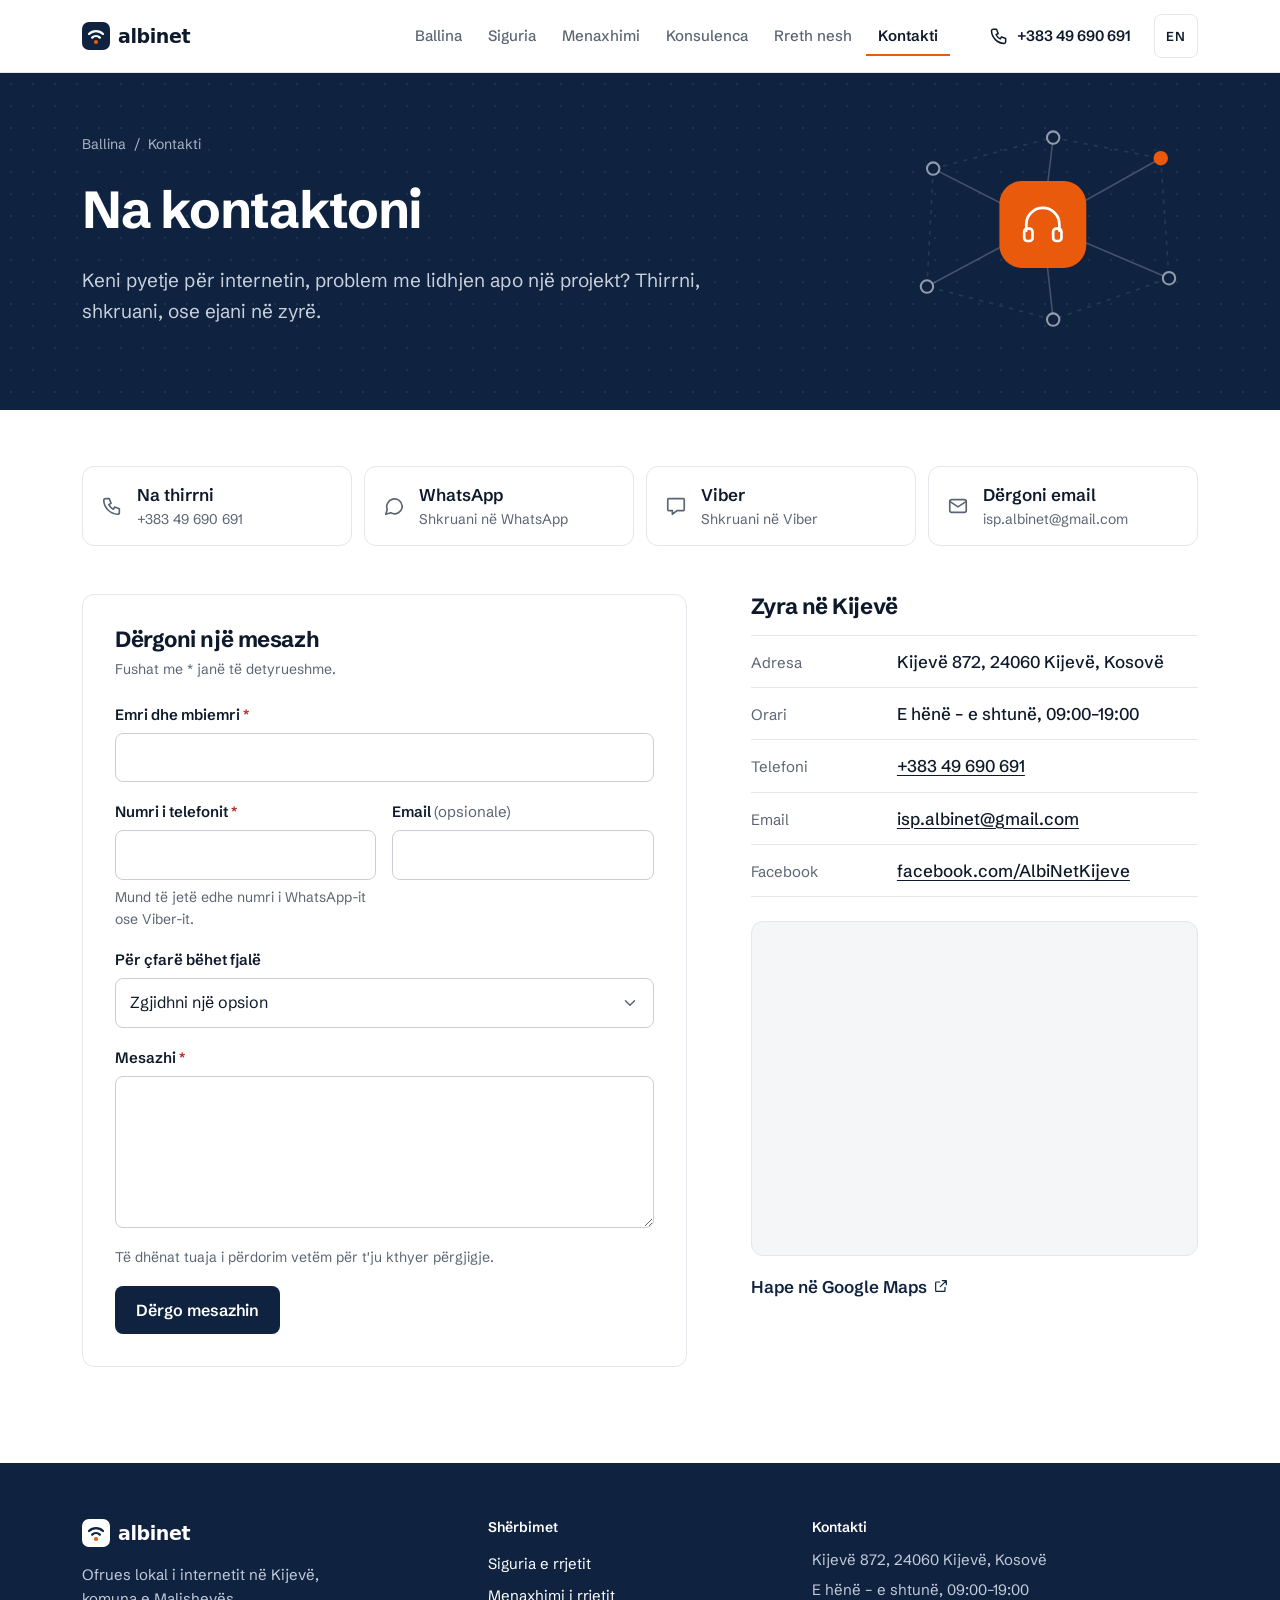
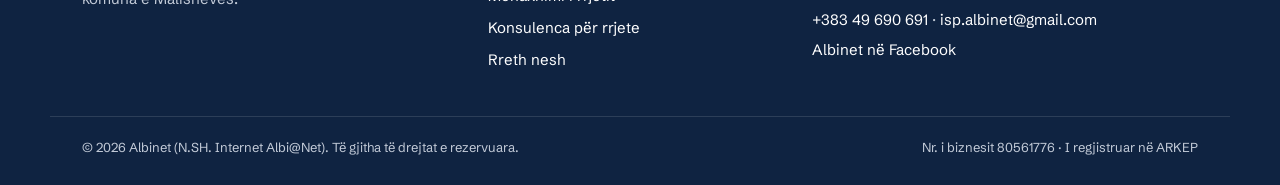
<file: contact.html>
<!doctype html>
<html lang="sq">
<head>
<meta charset="utf-8">
<meta name="viewport" content="width=device-width, initial-scale=1">
<title data-i18n="meta.contact.title">Kontakti | Albinet, Kijevë</title>
<meta name="description" content="Kontaktoni Albinet: +383 49 690 691, isp.albinet@gmail.com, WhatsApp ose Viber. Zyra në Kijevë, e hënë – e shtunë 09:00–19:00." data-i18n-attr="content:meta.contact.desc">
<link rel="canonical" href="https://albi-net.com/contact.html">
<meta name="theme-color" content="#ffffff">
<link rel="icon" href="assets/img/favicon.svg" type="image/svg+xml">
<link rel="icon" href="assets/img/favicon-32.png" type="image/png" sizes="32x32">
<link rel="apple-touch-icon" href="assets/img/apple-touch-icon.png">
<meta property="og:type" content="website">
<meta property="og:site_name" content="Albinet">
<meta property="og:title" content="Kontakti | Albinet, Kijevë">
<meta property="og:description" content="Kontaktoni Albinet: +383 49 690 691, isp.albinet@gmail.com, WhatsApp ose Viber. Zyra në Kijevë, e hënë – e shtunë 09:00–19:00.">
<meta property="og:url" content="https://albi-net.com/contact.html">
<meta property="og:image" content="https://albi-net.com/assets/img/og-image.png">
<meta property="og:image:width" content="1200">
<meta property="og:image:height" content="630">
<meta property="og:locale" content="sq_AL">
<meta property="og:locale:alternate" content="en_GB">
<meta name="twitter:card" content="summary_large_image">
<script>(function(){try{var l=new URLSearchParams(location.search).get('lang')||localStorage.getItem('albinet-lang');if(l==='en'){var d=document.documentElement;d.classList.add('i18n-pending');setTimeout(function(){d.classList.remove('i18n-pending')},1500)}}catch(e){}})();</script>
<link rel="preconnect" href="https://fonts.googleapis.com">
<link rel="preconnect" href="https://fonts.gstatic.com" crossorigin>
<link rel="stylesheet" href="https://fonts.googleapis.com/css2?family=Schibsted+Grotesk:wght@400;500;600;700&amp;display=swap">
<link rel="stylesheet" href="assets/css/style.css?v=4">
<script src="assets/js/i18n.js?v=4" defer></script>
<script src="assets/js/main.js?v=4" defer></script>
<script type="application/ld+json">
{
  "@context": "https://schema.org",
  "@type": "LocalBusiness",
  "@id": "https://albi-net.com/#business",
  "name": "Albinet",
  "alternateName": "Albi@Net",
  "legalName": "N.SH. Internet Albi@Net",
  "description": "Ofrues lokal i internetit (Internet Service Provider) në Kijevë, komuna e Malishevës, Kosovë.",
  "url": "https://albi-net.com/",
  "logo": "https://albi-net.com/assets/img/logo.svg",
  "image": "https://albi-net.com/assets/img/og-image.png",
  "telephone": "+38349690691",
  "email": "isp.albinet@gmail.com",
  "address": {
    "@type": "PostalAddress",
    "streetAddress": "Kijevë 872",
    "addressLocality": "Kijevë",
    "addressRegion": "Malishevë",
    "postalCode": "24060",
    "addressCountry": "XK"
  },
  "openingHoursSpecification": [
    {
      "@type": "OpeningHoursSpecification",
      "dayOfWeek": [
        "Monday",
        "Tuesday",
        "Wednesday",
        "Thursday",
        "Friday",
        "Saturday"
      ],
      "opens": "09:00",
      "closes": "19:00"
    }
  ],
  "areaServed": {
    "@type": "Place",
    "name": "Kijevë dhe rrethina, komuna e Malishevës, Kosovë"
  },
  "sameAs": [
    "https://www.facebook.com/AlbiNetKijeve/"
  ],
  "knowsAbout": [
    "Internet Service Provider",
    "ISP Security",
    "ISP Management",
    "ISP Consulting"
  ]
}
</script>
</head>
<body>
<a class="skip-link" href="#main" data-i18n="a11y.skip">Kalo te përmbajtja</a>
<header class="site-header">
  <div class="container header-inner">
    <a class="brand" href="index.html" aria-label="Albinet, ballina" data-i18n-attr="aria-label:a11y.homeLink">
      <img src="assets/img/logo.svg" alt="Albinet" width="124" height="28">
    </a>
    <!-- TODO: replace assets/img/logo.svg and logo-light.svg with the real Albinet logo -->
    <button type="button" class="menu-toggle" aria-expanded="false" aria-controls="site-nav" aria-label="Menyja" data-i18n-attr="aria-label:a11y.menu">
      <svg class="icon icon-open" viewBox="0 0 24 24" aria-hidden="true" focusable="false"><path d="M4 7h16M4 12h16M4 17h16"/></svg><svg class="icon icon-close" viewBox="0 0 24 24" aria-hidden="true" focusable="false"><path d="M6 6l12 12M18 6L6 18"/></svg>
    </button>
    <nav class="site-nav" id="site-nav" aria-label="Navigimi kryesor" data-i18n-attr="aria-label:a11y.mainNav">
      <ul>
        <li><a href="index.html" data-i18n="nav.home">Ballina</a></li><li><a href="security.html" data-i18n="nav.security">Siguria</a></li><li><a href="management.html" data-i18n="nav.management">Menaxhimi</a></li><li><a href="consulting.html" data-i18n="nav.consulting">Konsulenca</a></li><li><a href="about.html" data-i18n="nav.about">Rreth nesh</a></li><li><a href="contact.html" aria-current="page" data-i18n="nav.contact">Kontakti</a></li>
      </ul>
    </nav>
    <a class="header-phone" href="tel:+38349690691"><svg class="icon" viewBox="0 0 24 24" aria-hidden="true" focusable="false"><path d="M5 4h4l2 5-2.5 1.5a11 11 0 0 0 5 5L15 13l5 2v4a2 2 0 0 1-2 2A16 16 0 0 1 3 6a2 2 0 0 1 2-2z"/></svg><span>+383 49 690 691</span></a>
    <button type="button" class="lang-toggle" data-lang-toggle>
      <span aria-hidden="true" data-i18n="lang.toggle">EN</span><span class="sr-only" data-i18n="lang.toggleSr">Switch to English</span>
    </button>
  </div>
</header>
<main id="main">
<section class="page-head">
  <div class="container page-head-grid">
    <div>
      <nav class="crumbs" aria-label="Ku ndodheni" data-i18n-attr="aria-label:a11y.breadcrumb">
        <a href="index.html" data-i18n="nav.home">Ballina</a><span aria-hidden="true">/</span><span aria-current="page" data-i18n="nav.contact">Kontakti</span>
      </nav>
      <span class="head-icon" aria-hidden="true"><svg class="icon" viewBox="0 0 24 24" aria-hidden="true" focusable="false"><path d="M4 15v-3a8 8 0 0 1 16 0v3"/><rect x="3" y="14" width="4" height="6" rx="1.5"/><rect x="17" y="14" width="4" height="6" rx="1.5"/></svg></span>
      <h1 data-i18n="contact.h1">Na kontaktoni</h1>
      <p class="page-lead" data-i18n="contact.lead">Keni pyetje për internetin, problem me lidhjen apo një projekt? Thirrni, shkruani, ose ejani në zyrë.</p>
    </div>
    <svg class="head-art" viewBox="0 0 290 210" aria-hidden="true" focusable="false">
      <g class="ha-ring"><line x1="34" y1="46" x2="150" y2="16"/><line x1="150" y1="16" x2="254" y2="36"/><line x1="254" y1="36" x2="262" y2="152"/><line x1="262" y1="152" x2="150" y2="192"/><line x1="150" y1="192" x2="28" y2="160"/><line x1="28" y1="160" x2="34" y2="46"/></g><g class="ha-lines"><line x1="140" y1="100" x2="34" y2="46"/><line x1="140" y1="100" x2="150" y2="16"/><line x1="140" y1="100" x2="254" y2="36"/><line x1="140" y1="100" x2="262" y2="152"/><line x1="140" y1="100" x2="150" y2="192"/><line x1="140" y1="100" x2="28" y2="160"/></g><g class="ha-dots"><circle cx="34" cy="46" r="6"/><circle cx="150" cy="16" r="6"/><circle cx="254" cy="36" r="6" class="on"/><circle cx="262" cy="152" r="6"/><circle cx="150" cy="192" r="6"/><circle cx="28" cy="160" r="6"/></g>
      <rect x="98" y="58" width="84" height="84" rx="22" class="ha-tile"/>
      <g transform="translate(116 76) scale(2)" class="ha-icon"><path d="M4 15v-3a8 8 0 0 1 16 0v3"/><rect x="3" y="14" width="4" height="6" rx="1.5"/><rect x="17" y="14" width="4" height="6" rx="1.5"/></g>
    </svg>
  </div>
</section>
<section class="section section-tight">
  <div class="container">
    <ul class="channels">
      <li><a href="tel:+38349690691"><svg class="icon" viewBox="0 0 24 24" aria-hidden="true" focusable="false"><path d="M5 4h4l2 5-2.5 1.5a11 11 0 0 0 5 5L15 13l5 2v4a2 2 0 0 1-2 2A16 16 0 0 1 3 6a2 2 0 0 1 2-2z"/></svg><span><strong data-i18n="common.call">Na thirrni</strong><span class="sub">+383 49 690 691</span></span></a></li>
      <li><a href="https://wa.me/38349690691" rel="noopener"><svg class="icon" viewBox="0 0 24 24" aria-hidden="true" focusable="false"><path d="M21 12a8.5 8.5 0 0 1-12.6 7.4L3 21l1.6-5.2A8.5 8.5 0 1 1 21 12z"/></svg><span><strong>WhatsApp</strong><span class="sub" data-i18n="common.whatsapp">Shkruani në WhatsApp</span></span></a></li>
      <li><a href="viber://chat?number=%2B38349690691"><svg class="icon" viewBox="0 0 24 24" aria-hidden="true" focusable="false"><path d="M20 4H4a1 1 0 0 0-1 1v11a1 1 0 0 0 1 1h4v4l5-4h7a1 1 0 0 0 1-1V5a1 1 0 0 0-1-1z"/></svg><span><strong>Viber</strong><span class="sub" data-i18n="common.viber">Shkruani në Viber</span></span></a></li>
      <li><a href="mailto:isp.albinet@gmail.com"><svg class="icon" viewBox="0 0 24 24" aria-hidden="true" focusable="false"><rect x="3" y="5" width="18" height="14" rx="2"/><path d="M3 7l9 6 9-6"/></svg><span><strong data-i18n="common.emailUs">Dërgoni email</strong><span class="sub">isp.albinet@gmail.com</span></span></a></li>
    </ul>

    <div class="contact-grid">
      <form id="contact-form" class="contact-form" action="contact.php" method="post" novalidate>
        <h2 data-i18n="form.title">Dërgoni një mesazh</h2>
        <p class="hint" data-i18n="form.required">Fushat me * janë të detyrueshme.</p>

        <div class="field">
          <label for="f-name"><span data-i18n="form.name">Emri dhe mbiemri</span> <span class="req" aria-hidden="true">*</span></label>
          <input id="f-name" name="name" type="text" autocomplete="name" maxlength="100" required>
        </div>
        <div class="field-row">
          <div class="field">
            <label for="f-phone"><span data-i18n="form.phone">Numri i telefonit</span> <span class="req" aria-hidden="true">*</span></label>
            <input id="f-phone" name="phone" type="tel" autocomplete="tel" inputmode="tel" maxlength="40" required aria-describedby="f-phone-hint">
            <p class="hint" id="f-phone-hint" data-i18n="form.phoneHint">Mund të jetë edhe numri i WhatsApp-it ose Viber-it.</p>
          </div>
          <div class="field">
            <label for="f-email"><span data-i18n="form.email">Email</span> <span class="optional" data-i18n="form.optional">(opsionale)</span></label>
            <input id="f-email" name="email" type="email" autocomplete="email" maxlength="150">
          </div>
        </div>
        <div class="field">
          <label for="f-service" data-i18n="form.service">Për çfarë bëhet fjalë</label>
          <select id="f-service" name="service">
            <option value="" data-i18n="form.service.choose">Zgjidhni një opsion</option>
            <option value="home-internet" data-i18n="form.service.home">Internet për shtëpi</option>
            <option value="business-internet" data-i18n="form.service.business">Internet për biznes</option>
            <option value="isp-security" data-i18n="form.service.security">Siguria e rrjetit (ISP Security)</option>
            <option value="isp-management" data-i18n="form.service.management">Menaxhimi i rrjetit (ISP Management)</option>
            <option value="isp-consulting" data-i18n="form.service.consulting">Konsulenca (ISP Consulting)</option>
            <option value="support" data-i18n="form.service.support">Problem teknik / mbështetje</option>
            <option value="other" data-i18n="form.service.other">Tjetër</option>
          </select>
        </div>
        <div class="field">
          <label for="f-message"><span data-i18n="form.message">Mesazhi</span> <span class="req" aria-hidden="true">*</span></label>
          <textarea id="f-message" name="message" rows="5" maxlength="5000" required></textarea>
        </div>

        <!-- Honeypot: hidden from people, bots fill it in. contact.php rejects any submission where it is not empty. -->
        <div class="hp" aria-hidden="true">
          <label for="f-website" data-i18n="form.hp">Mos e plotësoni këtë fushë</label>
          <input id="f-website" name="website" type="text" tabindex="-1" autocomplete="off">
        </div>
        <input type="hidden" name="lang" value="sq">

        <p class="hint" data-i18n="form.privacy">Të dhënat tuaja i përdorim vetëm për t'ju kthyer përgjigje.</p>
        <button class="btn btn-primary" type="submit">
          <span class="btn-label" data-i18n="form.submit">Dërgo mesazhin</span>
          <span class="btn-busy" hidden data-i18n="form.sending">Duke dërguar…</span>
        </button>

        <div class="form-status" role="status" aria-live="polite" tabindex="-1" hidden>
          <p data-status="success" hidden data-i18n="form.success">Faleminderit! Mesazhi u dërgua. Do t'ju kontaktojmë së shpejti.</p>
          <p data-status="validation" hidden data-i18n="form.validation">Ju lutem plotësoni saktë fushat e shënuara me të kuqe.</p>
          <p data-status="rate" hidden data-i18n="form.rate">Sapo dërguat një mesazh. Prisni pak para se të dërgoni përsëri.</p>
          <p data-status="error" hidden data-i18n="form.error">Mesazhi nuk u dërgua. Provoni përsëri ose na thirrni në +383 49 690 691.</p>
        </div>
      </form>

      <aside class="contact-info" aria-labelledby="info-title">
        <h2 id="info-title" data-i18n="info.title">Zyra në Kijevë</h2>
        <dl class="kv">
          <div><dt data-i18n="info.address">Adresa</dt><dd><span data-i18n="common.address">Kijevë 872, 24060 Kijevë, Kosovë</span></dd></div>
          <div><dt data-i18n="info.hours">Orari</dt><dd><span data-i18n="common.hours">E hënë – e shtunë, 09:00–19:00</span></dd></div>
          <div><dt data-i18n="info.phone">Telefoni</dt><dd><a href="tel:+38349690691">+383 49 690 691</a></dd></div>
          <div><dt data-i18n="info.email">Email</dt><dd><a href="mailto:isp.albinet@gmail.com">isp.albinet@gmail.com</a></dd></div>
          <div><dt data-i18n="info.facebook">Facebook</dt><dd><a href="https://www.facebook.com/AlbiNetKijeve/" rel="noopener">facebook.com/AlbiNetKijeve</a></dd></div>
        </dl>
        <div class="map-embed">
          <iframe src="https://www.google.com/maps?q=Kijev%C3%AB%2C%20Malishev%C3%AB%2C%20Kosovo&z=14&output=embed" loading="lazy" referrerpolicy="no-referrer-when-downgrade" allowfullscreen title="Harta: Kijevë, Kosovë" data-i18n-attr="title:map.title"></iframe>
        </div>
        <a class="text-link" href="https://www.google.com/maps/search/?api=1&query=Kijev%C3%AB%2C%20Malishev%C3%AB%2C%20Kosovo" rel="noopener"><span data-i18n="common.openMap">Hape në Google Maps</span><svg class="icon" viewBox="0 0 24 24" aria-hidden="true" focusable="false"><path d="M14 4h6v6M20 4l-9 9"/><path d="M18 14v5a1 1 0 0 1-1 1H5a1 1 0 0 1-1-1V7a1 1 0 0 1 1-1h5"/></svg></a>
      </aside>
    </div>
  </div>
</section>
</main>
<footer class="site-footer">
  <div class="container footer-grid">
    <div class="footer-brand">
      <img src="assets/img/logo-light.svg" alt="Albinet" width="124" height="28" loading="lazy">
      <p data-i18n="footer.tagline">Ofrues lokal i internetit në Kijevë, komuna e Malishevës.</p>
    </div>
    <nav class="footer-col" aria-label="Lidhjet në fund të faqes" data-i18n-attr="aria-label:a11y.footerNav">
      <h2 class="footer-title" data-i18n="common.services">Shërbimet</h2>
      <ul>
        <li><a href="security.html" data-i18n="svc.security.name">Siguria e rrjetit</a></li>
        <li><a href="management.html" data-i18n="svc.management.name">Menaxhimi i rrjetit</a></li>
        <li><a href="consulting.html" data-i18n="svc.consulting.name">Konsulenca për rrjete</a></li>
        <li><a href="about.html" data-i18n="nav.about">Rreth nesh</a></li>
      </ul>
    </nav>
    <div class="footer-col">
      <h2 class="footer-title" data-i18n="footer.contact">Kontakti</h2>
      <address>
        <p data-i18n="common.address">Kijevë 872, 24060 Kijevë, Kosovë</p>
        <p data-i18n="common.hours">E hënë – e shtunë, 09:00–19:00</p>
        <p><a href="tel:+38349690691">+383 49 690 691</a> · <a href="mailto:isp.albinet@gmail.com">isp.albinet@gmail.com</a></p>
        <p><a href="https://www.facebook.com/AlbiNetKijeve/" rel="noopener" data-i18n="footer.facebook">Albinet në Facebook</a></p>
      </address>
    </div>
  </div>
  <div class="container footer-bottom">
    <p>&copy; <span data-year>2026</span> Albinet (N.SH. Internet Albi@Net). <span data-i18n="footer.rights">Të gjitha të drejtat e rezervuara.</span></p>
    <p data-i18n="footer.reg">Nr. i biznesit 80561776 · I regjistruar në ARKEP</p>
  </div>
</footer>
</body>
</html>
</file>
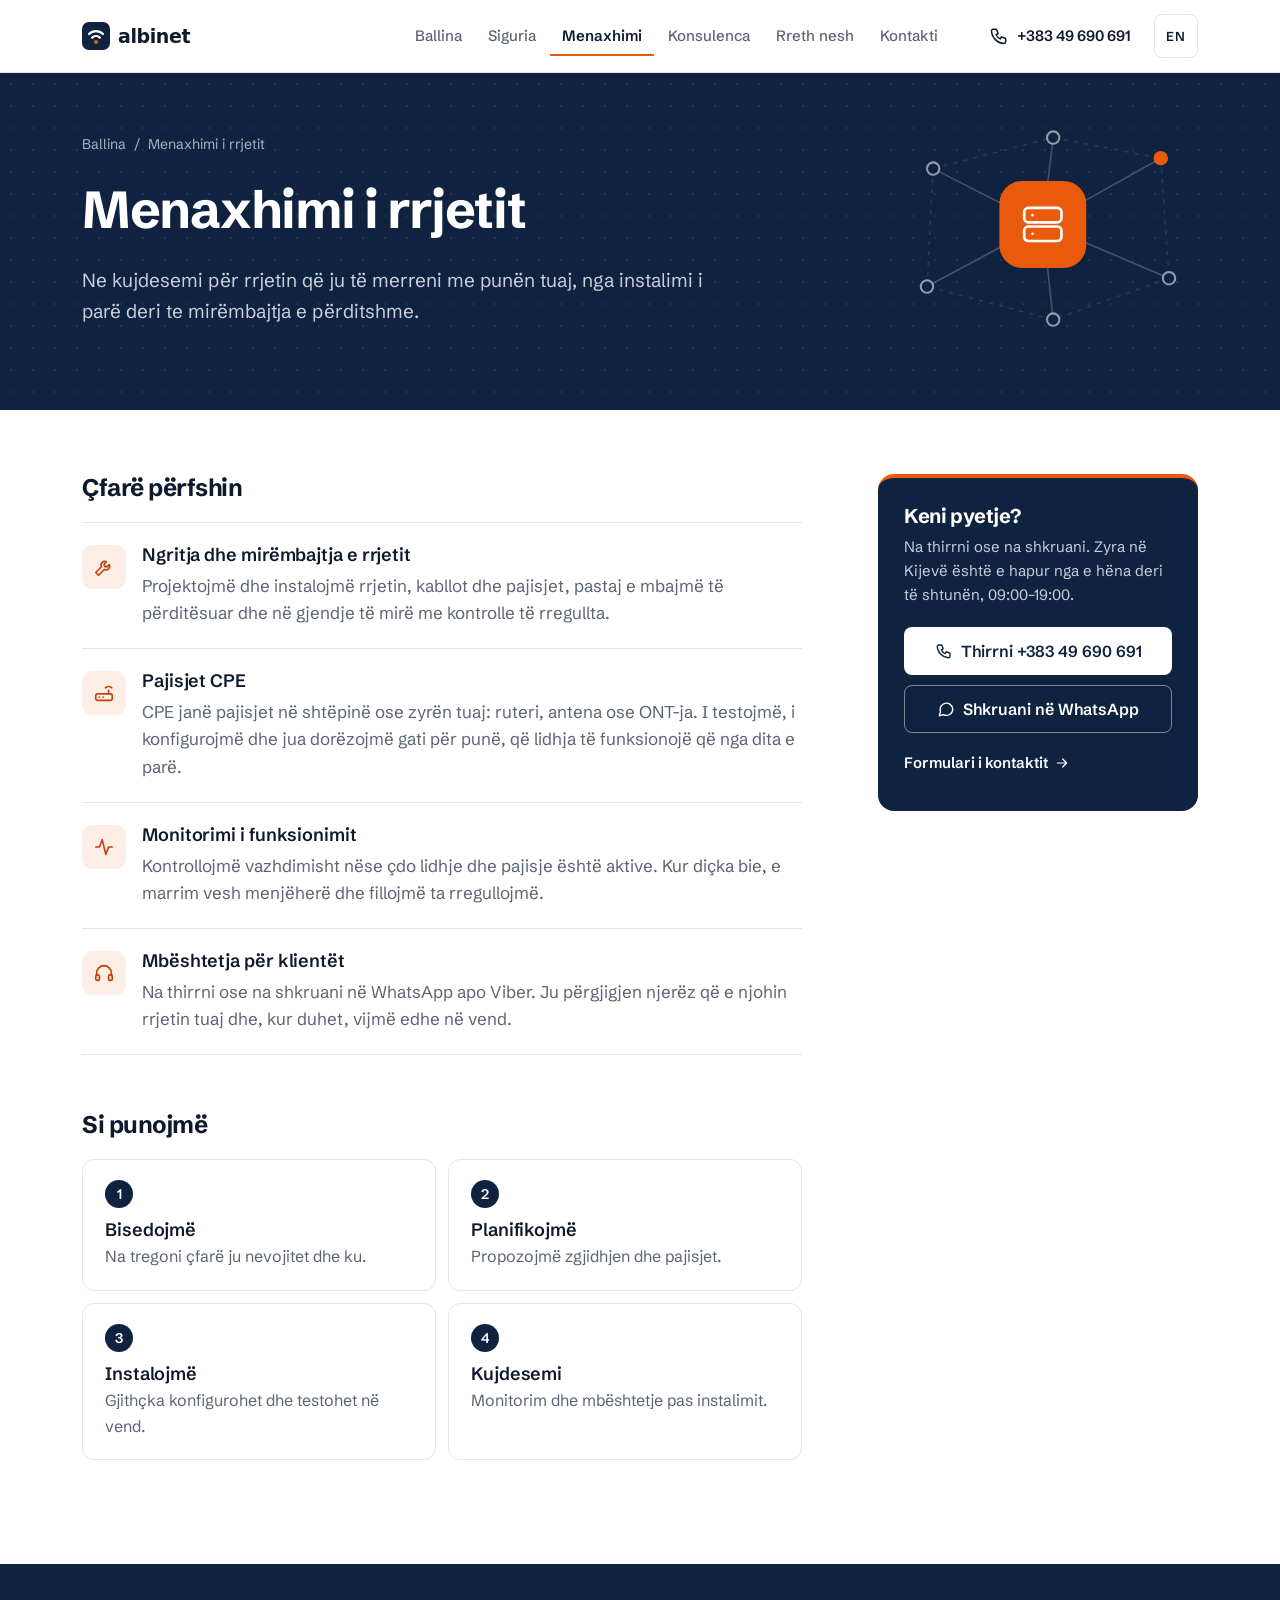
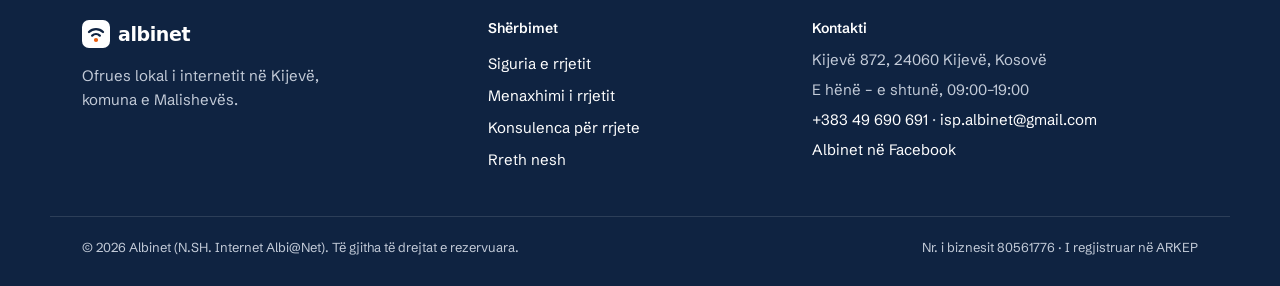
<file: management.html>
<!doctype html>
<html lang="sq">
<head>
<meta charset="utf-8">
<meta name="viewport" content="width=device-width, initial-scale=1">
<title data-i18n="meta.management.title">Menaxhimi i rrjetit (ISP Management) | Albinet</title>
<meta name="description" content="Ngritje dhe mirëmbajtje e rrjetit, konfigurim i pajisjeve CPE, monitorim i funksionimit dhe mbështetje për klientët nga Albinet në Kijevë." data-i18n-attr="content:meta.management.desc">
<link rel="canonical" href="https://albi-net.com/management.html">
<meta name="theme-color" content="#ffffff">
<link rel="icon" href="assets/img/favicon.svg" type="image/svg+xml">
<link rel="icon" href="assets/img/favicon-32.png" type="image/png" sizes="32x32">
<link rel="apple-touch-icon" href="assets/img/apple-touch-icon.png">
<meta property="og:type" content="website">
<meta property="og:site_name" content="Albinet">
<meta property="og:title" content="Menaxhimi i rrjetit (ISP Management) | Albinet">
<meta property="og:description" content="Ngritje dhe mirëmbajtje e rrjetit, konfigurim i pajisjeve CPE, monitorim i funksionimit dhe mbështetje për klientët nga Albinet në Kijevë.">
<meta property="og:url" content="https://albi-net.com/management.html">
<meta property="og:image" content="https://albi-net.com/assets/img/og-image.png">
<meta property="og:image:width" content="1200">
<meta property="og:image:height" content="630">
<meta property="og:locale" content="sq_AL">
<meta property="og:locale:alternate" content="en_GB">
<meta name="twitter:card" content="summary_large_image">
<script>(function(){try{var l=new URLSearchParams(location.search).get('lang')||localStorage.getItem('albinet-lang');if(l==='en'){var d=document.documentElement;d.classList.add('i18n-pending');setTimeout(function(){d.classList.remove('i18n-pending')},1500)}}catch(e){}})();</script>
<link rel="preconnect" href="https://fonts.googleapis.com">
<link rel="preconnect" href="https://fonts.gstatic.com" crossorigin>
<link rel="stylesheet" href="https://fonts.googleapis.com/css2?family=Schibsted+Grotesk:wght@400;500;600;700&amp;display=swap">
<link rel="stylesheet" href="assets/css/style.css?v=4">
<script src="assets/js/i18n.js?v=4" defer></script>
<script src="assets/js/main.js?v=4" defer></script>

</head>
<body>
<a class="skip-link" href="#main" data-i18n="a11y.skip">Kalo te përmbajtja</a>
<header class="site-header">
  <div class="container header-inner">
    <a class="brand" href="index.html" aria-label="Albinet, ballina" data-i18n-attr="aria-label:a11y.homeLink">
      <img src="assets/img/logo.svg" alt="Albinet" width="124" height="28">
    </a>
    <!-- TODO: replace assets/img/logo.svg and logo-light.svg with the real Albinet logo -->
    <button type="button" class="menu-toggle" aria-expanded="false" aria-controls="site-nav" aria-label="Menyja" data-i18n-attr="aria-label:a11y.menu">
      <svg class="icon icon-open" viewBox="0 0 24 24" aria-hidden="true" focusable="false"><path d="M4 7h16M4 12h16M4 17h16"/></svg><svg class="icon icon-close" viewBox="0 0 24 24" aria-hidden="true" focusable="false"><path d="M6 6l12 12M18 6L6 18"/></svg>
    </button>
    <nav class="site-nav" id="site-nav" aria-label="Navigimi kryesor" data-i18n-attr="aria-label:a11y.mainNav">
      <ul>
        <li><a href="index.html" data-i18n="nav.home">Ballina</a></li><li><a href="security.html" data-i18n="nav.security">Siguria</a></li><li><a href="management.html" aria-current="page" data-i18n="nav.management">Menaxhimi</a></li><li><a href="consulting.html" data-i18n="nav.consulting">Konsulenca</a></li><li><a href="about.html" data-i18n="nav.about">Rreth nesh</a></li><li><a href="contact.html" data-i18n="nav.contact">Kontakti</a></li>
      </ul>
    </nav>
    <a class="header-phone" href="tel:+38349690691"><svg class="icon" viewBox="0 0 24 24" aria-hidden="true" focusable="false"><path d="M5 4h4l2 5-2.5 1.5a11 11 0 0 0 5 5L15 13l5 2v4a2 2 0 0 1-2 2A16 16 0 0 1 3 6a2 2 0 0 1 2-2z"/></svg><span>+383 49 690 691</span></a>
    <button type="button" class="lang-toggle" data-lang-toggle>
      <span aria-hidden="true" data-i18n="lang.toggle">EN</span><span class="sr-only" data-i18n="lang.toggleSr">Switch to English</span>
    </button>
  </div>
</header>
<main id="main">
<section class="page-head">
  <div class="container page-head-grid">
    <div>
      <nav class="crumbs" aria-label="Ku ndodheni" data-i18n-attr="aria-label:a11y.breadcrumb">
        <a href="index.html" data-i18n="nav.home">Ballina</a><span aria-hidden="true">/</span><span aria-current="page" data-i18n="svc.management.name">Menaxhimi i rrjetit</span>
      </nav>
      <span class="head-icon" aria-hidden="true"><svg class="icon" viewBox="0 0 24 24" aria-hidden="true" focusable="false"><rect x="3" y="4" width="18" height="7" rx="2"/><rect x="3" y="13" width="18" height="7" rx="2"/><path d="M7 7.5h.01M7 16.5h.01"/></svg></span>
      <h1 data-i18n="mgmt.h1">Menaxhimi i rrjetit</h1>
      <p class="page-lead" data-i18n="mgmt.lead">Ne kujdesemi për rrjetin që ju të merreni me punën tuaj, nga instalimi i parë deri te mirëmbajtja e përditshme.</p>
    </div>
    <svg class="head-art" viewBox="0 0 290 210" aria-hidden="true" focusable="false">
      <g class="ha-ring"><line x1="34" y1="46" x2="150" y2="16"/><line x1="150" y1="16" x2="254" y2="36"/><line x1="254" y1="36" x2="262" y2="152"/><line x1="262" y1="152" x2="150" y2="192"/><line x1="150" y1="192" x2="28" y2="160"/><line x1="28" y1="160" x2="34" y2="46"/></g><g class="ha-lines"><line x1="140" y1="100" x2="34" y2="46"/><line x1="140" y1="100" x2="150" y2="16"/><line x1="140" y1="100" x2="254" y2="36"/><line x1="140" y1="100" x2="262" y2="152"/><line x1="140" y1="100" x2="150" y2="192"/><line x1="140" y1="100" x2="28" y2="160"/></g><g class="ha-dots"><circle cx="34" cy="46" r="6"/><circle cx="150" cy="16" r="6"/><circle cx="254" cy="36" r="6" class="on"/><circle cx="262" cy="152" r="6"/><circle cx="150" cy="192" r="6"/><circle cx="28" cy="160" r="6"/></g>
      <rect x="98" y="58" width="84" height="84" rx="22" class="ha-tile"/>
      <g transform="translate(116 76) scale(2)" class="ha-icon"><rect x="3" y="4" width="18" height="7" rx="2"/><rect x="3" y="13" width="18" height="7" rx="2"/><path d="M7 7.5h.01M7 16.5h.01"/></g>
    </svg>
  </div>
</section><div class="container page-body">
  <div class="page-main">
<section class="block">
    <h2 data-i18n="sec.included">Çfarë përfshin</h2>
    <div class="rows"><div class="row">
        <span class="row-icon" aria-hidden="true"><svg class="icon" viewBox="0 0 24 24" aria-hidden="true" focusable="false"><path d="M14.7 6.3a4 4 0 0 0-5.4 5.4L3 18l3 3 6.3-6.3a4 4 0 0 0 5.4-5.4l-2.6 2.6-2.4-.6-.6-2.4 2.6-2.6z"/></svg></span>
        <div>
          <h3 data-i18n="mgmt.f1.title">Ngritja dhe mirëmbajtja e rrjetit</h3>
          <p data-i18n="mgmt.f1.text">Projektojmë dhe instalojmë rrjetin, kabllot dhe pajisjet, pastaj e mbajmë të përditësuar dhe në gjendje të mirë me kontrolle të rregullta.</p>
        </div>
      </div><div class="row">
        <span class="row-icon" aria-hidden="true"><svg class="icon" viewBox="0 0 24 24" aria-hidden="true" focusable="false"><rect x="3" y="13" width="18" height="7" rx="2"/><path d="M7 16.5h.01M11 16.5h.01M17 13V9"/><path d="M13.5 6.5a5 5 0 0 1 7 0"/></svg></span>
        <div>
          <h3 data-i18n="mgmt.f2.title">Pajisjet CPE</h3>
          <p data-i18n="mgmt.f2.text">CPE janë pajisjet në shtëpinë ose zyrën tuaj: ruteri, antena ose ONT-ja. I testojmë, i konfigurojmë dhe jua dorëzojmë gati për punë, që lidhja të funksionojë që nga dita e parë.</p>
        </div>
      </div><div class="row">
        <span class="row-icon" aria-hidden="true"><svg class="icon" viewBox="0 0 24 24" aria-hidden="true" focusable="false"><path d="M3 12h4l3-8 4 16 3-8h4"/></svg></span>
        <div>
          <h3 data-i18n="mgmt.f3.title">Monitorimi i funksionimit</h3>
          <p data-i18n="mgmt.f3.text">Kontrollojmë vazhdimisht nëse çdo lidhje dhe pajisje është aktive. Kur diçka bie, e marrim vesh menjëherë dhe fillojmë ta rregullojmë.</p>
        </div>
      </div><div class="row">
        <span class="row-icon" aria-hidden="true"><svg class="icon" viewBox="0 0 24 24" aria-hidden="true" focusable="false"><path d="M4 15v-3a8 8 0 0 1 16 0v3"/><rect x="3" y="14" width="4" height="6" rx="1.5"/><rect x="17" y="14" width="4" height="6" rx="1.5"/></svg></span>
        <div>
          <h3 data-i18n="mgmt.f4.title">Mbështetja për klientët</h3>
          <p data-i18n="mgmt.f4.text">Na thirrni ose na shkruani në WhatsApp apo Viber. Ju përgjigjen njerëz që e njohin rrjetin tuaj dhe, kur duhet, vijmë edhe në vend.</p>
        </div>
      </div></div>
  </section><section class="block">
    <h2 data-i18n="mgmt.steps.title">Si punojmë</h2>
    <ol class="steps">
      <li><h3 data-i18n="mgmt.s1.title">Bisedojmë</h3><p data-i18n="mgmt.s1.text">Na tregoni çfarë ju nevojitet dhe ku.</p></li>
      <li><h3 data-i18n="mgmt.s2.title">Planifikojmë</h3><p data-i18n="mgmt.s2.text">Propozojmë zgjidhjen dhe pajisjet.</p></li>
      <li><h3 data-i18n="mgmt.s3.title">Instalojmë</h3><p data-i18n="mgmt.s3.text">Gjithçka konfigurohet dhe testohet në vend.</p></li>
      <li><h3 data-i18n="mgmt.s4.title">Kujdesemi</h3><p data-i18n="mgmt.s4.text">Monitorim dhe mbështetje pas instalimit.</p></li>
    </ol>
  </section>
  </div>
  <aside class="help-box" aria-labelledby="help-title">
      <h2 id="help-title" data-i18n="aside.title">Keni pyetje?</h2>
      <p data-i18n="aside.text">Na thirrni ose na shkruani. Zyra në Kijevë është e hapur nga e hëna deri të shtunën, 09:00–19:00.</p>
      <a class="btn btn-light btn-block" href="tel:+38349690691"><svg class="icon" viewBox="0 0 24 24" aria-hidden="true" focusable="false"><path d="M5 4h4l2 5-2.5 1.5a11 11 0 0 0 5 5L15 13l5 2v4a2 2 0 0 1-2 2A16 16 0 0 1 3 6a2 2 0 0 1 2-2z"/></svg><span data-i18n="btn.call">Thirrni +383 49 690 691</span></a>
      <a class="btn btn-outline-light btn-block" href="https://wa.me/38349690691" rel="noopener"><svg class="icon" viewBox="0 0 24 24" aria-hidden="true" focusable="false"><path d="M21 12a8.5 8.5 0 0 1-12.6 7.4L3 21l1.6-5.2A8.5 8.5 0 1 1 21 12z"/></svg><span data-i18n="common.whatsapp">Shkruani në WhatsApp</span></a>
      <a class="text-link" href="contact.html#contact-form"><span data-i18n="aside.form">Formulari i kontaktit</span><svg class="icon" viewBox="0 0 24 24" aria-hidden="true" focusable="false"><path d="M5 12h14M13 6l6 6-6 6"/></svg></a>
    </aside>
</div>
</main>
<footer class="site-footer">
  <div class="container footer-grid">
    <div class="footer-brand">
      <img src="assets/img/logo-light.svg" alt="Albinet" width="124" height="28" loading="lazy">
      <p data-i18n="footer.tagline">Ofrues lokal i internetit në Kijevë, komuna e Malishevës.</p>
    </div>
    <nav class="footer-col" aria-label="Lidhjet në fund të faqes" data-i18n-attr="aria-label:a11y.footerNav">
      <h2 class="footer-title" data-i18n="common.services">Shërbimet</h2>
      <ul>
        <li><a href="security.html" data-i18n="svc.security.name">Siguria e rrjetit</a></li>
        <li><a href="management.html" data-i18n="svc.management.name">Menaxhimi i rrjetit</a></li>
        <li><a href="consulting.html" data-i18n="svc.consulting.name">Konsulenca për rrjete</a></li>
        <li><a href="about.html" data-i18n="nav.about">Rreth nesh</a></li>
      </ul>
    </nav>
    <div class="footer-col">
      <h2 class="footer-title" data-i18n="footer.contact">Kontakti</h2>
      <address>
        <p data-i18n="common.address">Kijevë 872, 24060 Kijevë, Kosovë</p>
        <p data-i18n="common.hours">E hënë – e shtunë, 09:00–19:00</p>
        <p><a href="tel:+38349690691">+383 49 690 691</a> · <a href="mailto:isp.albinet@gmail.com">isp.albinet@gmail.com</a></p>
        <p><a href="https://www.facebook.com/AlbiNetKijeve/" rel="noopener" data-i18n="footer.facebook">Albinet në Facebook</a></p>
      </address>
    </div>
  </div>
  <div class="container footer-bottom">
    <p>&copy; <span data-year>2026</span> Albinet (N.SH. Internet Albi@Net). <span data-i18n="footer.rights">Të gjitha të drejtat e rezervuara.</span></p>
    <p data-i18n="footer.reg">Nr. i biznesit 80561776 · I regjistruar në ARKEP</p>
  </div>
</footer>
</body>
</html>
</file>
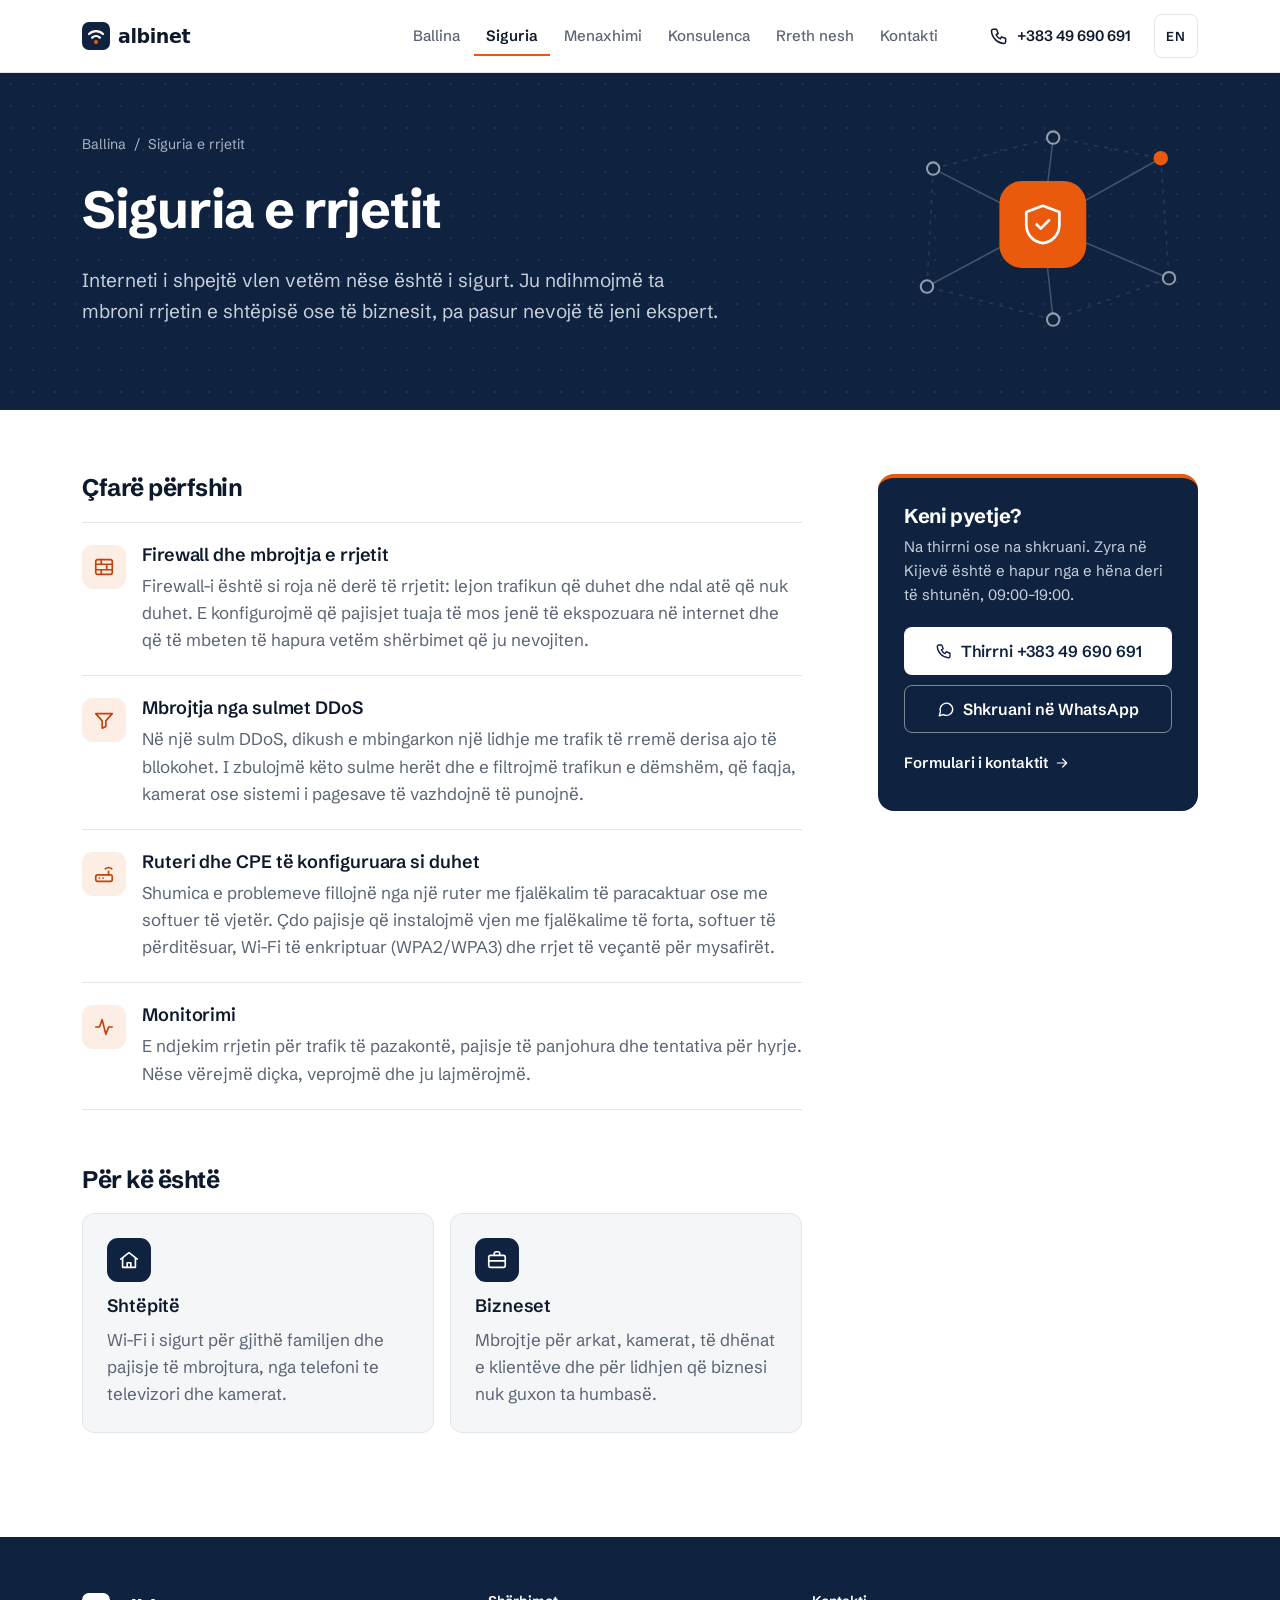
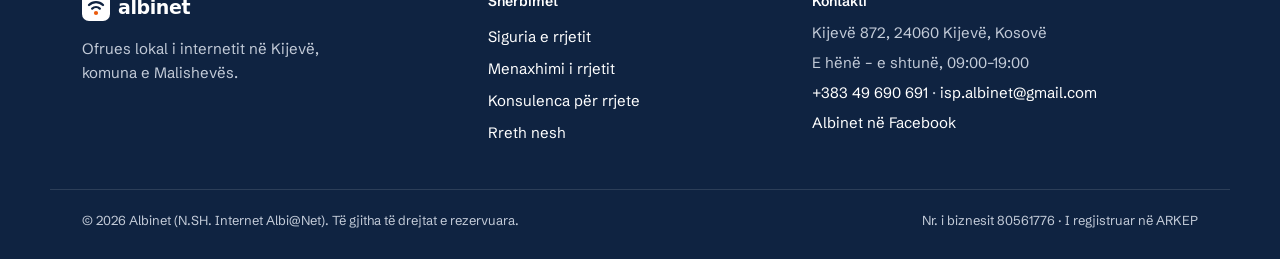
<file: security.html>
<!doctype html>
<html lang="sq">
<head>
<meta charset="utf-8">
<meta name="viewport" content="width=device-width, initial-scale=1">
<title data-i18n="meta.security.title">Siguria e rrjetit (ISP Security) | Albinet</title>
<meta name="description" content="Firewall, mbrojtje nga sulmet DDoS, konfigurim i sigurt i ruterëve dhe monitorim i rrjetit për shtëpi dhe biznese në Kijevë dhe rrethinë." data-i18n-attr="content:meta.security.desc">
<link rel="canonical" href="https://albi-net.com/security.html">
<meta name="theme-color" content="#ffffff">
<link rel="icon" href="assets/img/favicon.svg" type="image/svg+xml">
<link rel="icon" href="assets/img/favicon-32.png" type="image/png" sizes="32x32">
<link rel="apple-touch-icon" href="assets/img/apple-touch-icon.png">
<meta property="og:type" content="website">
<meta property="og:site_name" content="Albinet">
<meta property="og:title" content="Siguria e rrjetit (ISP Security) | Albinet">
<meta property="og:description" content="Firewall, mbrojtje nga sulmet DDoS, konfigurim i sigurt i ruterëve dhe monitorim i rrjetit për shtëpi dhe biznese në Kijevë dhe rrethinë.">
<meta property="og:url" content="https://albi-net.com/security.html">
<meta property="og:image" content="https://albi-net.com/assets/img/og-image.png">
<meta property="og:image:width" content="1200">
<meta property="og:image:height" content="630">
<meta property="og:locale" content="sq_AL">
<meta property="og:locale:alternate" content="en_GB">
<meta name="twitter:card" content="summary_large_image">
<script>(function(){try{var l=new URLSearchParams(location.search).get('lang')||localStorage.getItem('albinet-lang');if(l==='en'){var d=document.documentElement;d.classList.add('i18n-pending');setTimeout(function(){d.classList.remove('i18n-pending')},1500)}}catch(e){}})();</script>
<link rel="preconnect" href="https://fonts.googleapis.com">
<link rel="preconnect" href="https://fonts.gstatic.com" crossorigin>
<link rel="stylesheet" href="https://fonts.googleapis.com/css2?family=Schibsted+Grotesk:wght@400;500;600;700&amp;display=swap">
<link rel="stylesheet" href="assets/css/style.css?v=4">
<script src="assets/js/i18n.js?v=4" defer></script>
<script src="assets/js/main.js?v=4" defer></script>

</head>
<body>
<a class="skip-link" href="#main" data-i18n="a11y.skip">Kalo te përmbajtja</a>
<header class="site-header">
  <div class="container header-inner">
    <a class="brand" href="index.html" aria-label="Albinet, ballina" data-i18n-attr="aria-label:a11y.homeLink">
      <img src="assets/img/logo.svg" alt="Albinet" width="124" height="28">
    </a>
    <!-- TODO: replace assets/img/logo.svg and logo-light.svg with the real Albinet logo -->
    <button type="button" class="menu-toggle" aria-expanded="false" aria-controls="site-nav" aria-label="Menyja" data-i18n-attr="aria-label:a11y.menu">
      <svg class="icon icon-open" viewBox="0 0 24 24" aria-hidden="true" focusable="false"><path d="M4 7h16M4 12h16M4 17h16"/></svg><svg class="icon icon-close" viewBox="0 0 24 24" aria-hidden="true" focusable="false"><path d="M6 6l12 12M18 6L6 18"/></svg>
    </button>
    <nav class="site-nav" id="site-nav" aria-label="Navigimi kryesor" data-i18n-attr="aria-label:a11y.mainNav">
      <ul>
        <li><a href="index.html" data-i18n="nav.home">Ballina</a></li><li><a href="security.html" aria-current="page" data-i18n="nav.security">Siguria</a></li><li><a href="management.html" data-i18n="nav.management">Menaxhimi</a></li><li><a href="consulting.html" data-i18n="nav.consulting">Konsulenca</a></li><li><a href="about.html" data-i18n="nav.about">Rreth nesh</a></li><li><a href="contact.html" data-i18n="nav.contact">Kontakti</a></li>
      </ul>
    </nav>
    <a class="header-phone" href="tel:+38349690691"><svg class="icon" viewBox="0 0 24 24" aria-hidden="true" focusable="false"><path d="M5 4h4l2 5-2.5 1.5a11 11 0 0 0 5 5L15 13l5 2v4a2 2 0 0 1-2 2A16 16 0 0 1 3 6a2 2 0 0 1 2-2z"/></svg><span>+383 49 690 691</span></a>
    <button type="button" class="lang-toggle" data-lang-toggle>
      <span aria-hidden="true" data-i18n="lang.toggle">EN</span><span class="sr-only" data-i18n="lang.toggleSr">Switch to English</span>
    </button>
  </div>
</header>
<main id="main">
<section class="page-head">
  <div class="container page-head-grid">
    <div>
      <nav class="crumbs" aria-label="Ku ndodheni" data-i18n-attr="aria-label:a11y.breadcrumb">
        <a href="index.html" data-i18n="nav.home">Ballina</a><span aria-hidden="true">/</span><span aria-current="page" data-i18n="svc.security.name">Siguria e rrjetit</span>
      </nav>
      <span class="head-icon" aria-hidden="true"><svg class="icon" viewBox="0 0 24 24" aria-hidden="true" focusable="false"><path d="M12 3l8 3v6c0 5-3.5 8.5-8 9-4.5-.5-8-4-8-9V6l8-3z"/><path d="M9 12l2 2 4-4"/></svg></span>
      <h1 data-i18n="sec.h1">Siguria e rrjetit</h1>
      <p class="page-lead" data-i18n="sec.lead">Interneti i shpejtë vlen vetëm nëse është i sigurt. Ju ndihmojmë ta mbroni rrjetin e shtëpisë ose të biznesit, pa pasur nevojë të jeni ekspert.</p>
    </div>
    <svg class="head-art" viewBox="0 0 290 210" aria-hidden="true" focusable="false">
      <g class="ha-ring"><line x1="34" y1="46" x2="150" y2="16"/><line x1="150" y1="16" x2="254" y2="36"/><line x1="254" y1="36" x2="262" y2="152"/><line x1="262" y1="152" x2="150" y2="192"/><line x1="150" y1="192" x2="28" y2="160"/><line x1="28" y1="160" x2="34" y2="46"/></g><g class="ha-lines"><line x1="140" y1="100" x2="34" y2="46"/><line x1="140" y1="100" x2="150" y2="16"/><line x1="140" y1="100" x2="254" y2="36"/><line x1="140" y1="100" x2="262" y2="152"/><line x1="140" y1="100" x2="150" y2="192"/><line x1="140" y1="100" x2="28" y2="160"/></g><g class="ha-dots"><circle cx="34" cy="46" r="6"/><circle cx="150" cy="16" r="6"/><circle cx="254" cy="36" r="6" class="on"/><circle cx="262" cy="152" r="6"/><circle cx="150" cy="192" r="6"/><circle cx="28" cy="160" r="6"/></g>
      <rect x="98" y="58" width="84" height="84" rx="22" class="ha-tile"/>
      <g transform="translate(116 76) scale(2)" class="ha-icon"><path d="M12 3l8 3v6c0 5-3.5 8.5-8 9-4.5-.5-8-4-8-9V6l8-3z"/><path d="M9 12l2 2 4-4"/></g>
    </svg>
  </div>
</section><div class="container page-body">
  <div class="page-main">
<section class="block">
    <h2 data-i18n="sec.included">Çfarë përfshin</h2>
    <div class="rows"><div class="row">
        <span class="row-icon" aria-hidden="true"><svg class="icon" viewBox="0 0 24 24" aria-hidden="true" focusable="false"><rect x="3" y="4" width="18" height="16" rx="2"/><path d="M3 9h18M3 15h18M9 4v5M15 9v6M9 15v5"/></svg></span>
        <div>
          <h3 data-i18n="sec.f1.title">Firewall dhe mbrojtja e rrjetit</h3>
          <p data-i18n="sec.f1.text">Firewall-i është si roja në derë të rrjetit: lejon trafikun që duhet dhe ndal atë që nuk duhet. E konfigurojmë që pajisjet tuaja të mos jenë të ekspozuara në internet dhe që të mbeten të hapura vetëm shërbimet që ju nevojiten.</p>
        </div>
      </div><div class="row">
        <span class="row-icon" aria-hidden="true"><svg class="icon" viewBox="0 0 24 24" aria-hidden="true" focusable="false"><path d="M3 5h18l-7 8v6l-4 2v-8L3 5z"/></svg></span>
        <div>
          <h3 data-i18n="sec.f2.title">Mbrojtja nga sulmet DDoS</h3>
          <p data-i18n="sec.f2.text">Në një sulm DDoS, dikush e mbingarkon një lidhje me trafik të rremë derisa ajo të bllokohet. I zbulojmë këto sulme herët dhe e filtrojmë trafikun e dëmshëm, që faqja, kamerat ose sistemi i pagesave të vazhdojnë të punojnë.</p>
        </div>
      </div><div class="row">
        <span class="row-icon" aria-hidden="true"><svg class="icon" viewBox="0 0 24 24" aria-hidden="true" focusable="false"><rect x="3" y="13" width="18" height="7" rx="2"/><path d="M7 16.5h.01M11 16.5h.01M17 13V9"/><path d="M13.5 6.5a5 5 0 0 1 7 0"/></svg></span>
        <div>
          <h3 data-i18n="sec.f3.title">Ruteri dhe CPE të konfiguruara si duhet</h3>
          <p data-i18n="sec.f3.text">Shumica e problemeve fillojnë nga një ruter me fjalëkalim të paracaktuar ose me softuer të vjetër. Çdo pajisje që instalojmë vjen me fjalëkalime të forta, softuer të përditësuar, Wi-Fi të enkriptuar (WPA2/WPA3) dhe rrjet të veçantë për mysafirët.</p>
        </div>
      </div><div class="row">
        <span class="row-icon" aria-hidden="true"><svg class="icon" viewBox="0 0 24 24" aria-hidden="true" focusable="false"><path d="M3 12h4l3-8 4 16 3-8h4"/></svg></span>
        <div>
          <h3 data-i18n="sec.f4.title">Monitorimi</h3>
          <p data-i18n="sec.f4.text">E ndjekim rrjetin për trafik të pazakontë, pajisje të panjohura dhe tentativa për hyrje. Nëse vërejmë diçka, veprojmë dhe ju lajmërojmë.</p>
        </div>
      </div></div>
  </section><section class="block">
    <h2 data-i18n="sec.who">Për kë është</h2>
    <div class="pair">
      <div><span class="row-icon" aria-hidden="true"><svg class="icon" viewBox="0 0 24 24" aria-hidden="true" focusable="false"><path d="M3 11l9-7 9 7"/><path d="M5 10v10h14V10"/><path d="M10 20v-5h4v5"/></svg></span><h3 data-i18n="sec.homes.title">Shtëpitë</h3><p data-i18n="sec.homes.text">Wi-Fi i sigurt për gjithë familjen dhe pajisje të mbrojtura, nga telefoni te televizori dhe kamerat.</p></div>
      <div><span class="row-icon" aria-hidden="true"><svg class="icon" viewBox="0 0 24 24" aria-hidden="true" focusable="false"><rect x="3" y="7" width="18" height="13" rx="2"/><path d="M9 7V5a2 2 0 0 1 2-2h2a2 2 0 0 1 2 2v2M3 13h18"/></svg></span><h3 data-i18n="sec.biz.title">Bizneset</h3><p data-i18n="sec.biz.text">Mbrojtje për arkat, kamerat, të dhënat e klientëve dhe për lidhjen që biznesi nuk guxon ta humbasë.</p></div>
    </div>
  </section>
  </div>
  <aside class="help-box" aria-labelledby="help-title">
      <h2 id="help-title" data-i18n="aside.title">Keni pyetje?</h2>
      <p data-i18n="aside.text">Na thirrni ose na shkruani. Zyra në Kijevë është e hapur nga e hëna deri të shtunën, 09:00–19:00.</p>
      <a class="btn btn-light btn-block" href="tel:+38349690691"><svg class="icon" viewBox="0 0 24 24" aria-hidden="true" focusable="false"><path d="M5 4h4l2 5-2.5 1.5a11 11 0 0 0 5 5L15 13l5 2v4a2 2 0 0 1-2 2A16 16 0 0 1 3 6a2 2 0 0 1 2-2z"/></svg><span data-i18n="btn.call">Thirrni +383 49 690 691</span></a>
      <a class="btn btn-outline-light btn-block" href="https://wa.me/38349690691" rel="noopener"><svg class="icon" viewBox="0 0 24 24" aria-hidden="true" focusable="false"><path d="M21 12a8.5 8.5 0 0 1-12.6 7.4L3 21l1.6-5.2A8.5 8.5 0 1 1 21 12z"/></svg><span data-i18n="common.whatsapp">Shkruani në WhatsApp</span></a>
      <a class="text-link" href="contact.html#contact-form"><span data-i18n="aside.form">Formulari i kontaktit</span><svg class="icon" viewBox="0 0 24 24" aria-hidden="true" focusable="false"><path d="M5 12h14M13 6l6 6-6 6"/></svg></a>
    </aside>
</div>
</main>
<footer class="site-footer">
  <div class="container footer-grid">
    <div class="footer-brand">
      <img src="assets/img/logo-light.svg" alt="Albinet" width="124" height="28" loading="lazy">
      <p data-i18n="footer.tagline">Ofrues lokal i internetit në Kijevë, komuna e Malishevës.</p>
    </div>
    <nav class="footer-col" aria-label="Lidhjet në fund të faqes" data-i18n-attr="aria-label:a11y.footerNav">
      <h2 class="footer-title" data-i18n="common.services">Shërbimet</h2>
      <ul>
        <li><a href="security.html" data-i18n="svc.security.name">Siguria e rrjetit</a></li>
        <li><a href="management.html" data-i18n="svc.management.name">Menaxhimi i rrjetit</a></li>
        <li><a href="consulting.html" data-i18n="svc.consulting.name">Konsulenca për rrjete</a></li>
        <li><a href="about.html" data-i18n="nav.about">Rreth nesh</a></li>
      </ul>
    </nav>
    <div class="footer-col">
      <h2 class="footer-title" data-i18n="footer.contact">Kontakti</h2>
      <address>
        <p data-i18n="common.address">Kijevë 872, 24060 Kijevë, Kosovë</p>
        <p data-i18n="common.hours">E hënë – e shtunë, 09:00–19:00</p>
        <p><a href="tel:+38349690691">+383 49 690 691</a> · <a href="mailto:isp.albinet@gmail.com">isp.albinet@gmail.com</a></p>
        <p><a href="https://www.facebook.com/AlbiNetKijeve/" rel="noopener" data-i18n="footer.facebook">Albinet në Facebook</a></p>
      </address>
    </div>
  </div>
  <div class="container footer-bottom">
    <p>&copy; <span data-year>2026</span> Albinet (N.SH. Internet Albi@Net). <span data-i18n="footer.rights">Të gjitha të drejtat e rezervuara.</span></p>
    <p data-i18n="footer.reg">Nr. i biznesit 80561776 · I regjistruar në ARKEP</p>
  </div>
</footer>
</body>
</html>
</file>
<file: assets/css/style.css>
/* =========================================================================
   Albinet - main stylesheet
   Mobile-first. Breakpoints: 640px, 900px, 1024px.
   TODO: brand colours. When the official colours are ready, change
   --navy and --accent below (and the logo files in assets/img).
   ========================================================================= */

:root {
  --bg: #ffffff;
  --soft: #f5f6f8;          /* light grey sections */
  --text: #0e1a2b;
  --muted: #5a6473;
  --border: #e3e6ea;
  --border-strong: #c9ced6;
  --navy: #0f2341;          /* buttons, footer */
  --navy-hover: #1c3966;
  --accent: #ea5a0c;        /* small marks only (map pin, current page) */
  --success: #146c43;
  --danger: #b42318;
  --radius: 12px;
  --header-h: 72px;
  --font: "Schibsted Grotesk", system-ui, -apple-system, "Segoe UI", Roboto, Arial, sans-serif;
}

/* ---------- base ---------- */
*, *::before, *::after { box-sizing: border-box; }
html { -webkit-text-size-adjust: 100%; scroll-behavior: smooth; scroll-padding-top: calc(var(--header-h) + 16px); }
.i18n-pending body { visibility: hidden; }
body {
  margin: 0; background: var(--bg); color: var(--text);
  font-family: var(--font); font-size: 1.0625rem; line-height: 1.6;
  -webkit-font-smoothing: antialiased; text-rendering: optimizeLegibility;
}
body.menu-open { overflow: hidden; }
img, svg { display: block; max-width: 100%; }
h1, h2, h3 { margin: 0 0 .5em; line-height: 1.15; text-wrap: balance; }
h1 { font-size: clamp(2.1rem, 4.6vw, 3.25rem); font-weight: 700; letter-spacing: -0.025em; }
h2 { font-size: clamp(1.5rem, 2.6vw, 2rem); font-weight: 700; letter-spacing: -0.02em; }
h3 { font-size: 1.125rem; font-weight: 600; letter-spacing: -0.005em; }
p { margin: 0 0 1em; }
p:last-child { margin-bottom: 0; }
a { color: var(--navy); text-underline-offset: 3px; text-decoration-thickness: 1px; }
a:hover { color: var(--navy-hover); }
:focus-visible { outline: 2px solid var(--navy); outline-offset: 3px; border-radius: 4px; }
.site-footer :focus-visible { outline-color: #ffffff; }
address { font-style: normal; }

.sr-only {
  position: absolute !important; width: 1px; height: 1px; padding: 0; margin: -1px;
  overflow: hidden; clip: rect(0, 0, 0, 0); white-space: nowrap; border: 0;
}
.skip-link {
  position: absolute; left: 16px; top: -100px; z-index: 100;
  background: var(--navy); color: #fff; font-weight: 600;
  padding: 10px 16px; border-radius: 8px; text-decoration: none;
}
.skip-link:focus { top: 12px; color: #fff; }

.container { width: 100%; max-width: 1180px; margin-inline: auto; padding-inline: 20px; }
@media (min-width: 900px) { .container { padding-inline: 32px; } }

.icon {
  width: 20px; height: 20px; flex-shrink: 0;
  fill: none; stroke: currentColor; stroke-width: 1.8; stroke-linecap: round; stroke-linejoin: round;
}

/* ---------- buttons & links ---------- */
.btn {
  display: inline-flex; align-items: center; justify-content: center; gap: 8px;
  min-height: 48px; padding: 0 20px; border: 1px solid transparent; border-radius: 8px;
  font: inherit; font-size: 1rem; font-weight: 600; line-height: 1.2; text-decoration: none; cursor: pointer;
  transition: background-color .15s ease, border-color .15s ease, color .15s ease;
}
.btn .icon { width: 18px; height: 18px; }
.btn-primary { background: var(--navy); color: #fff; }
.btn-primary:hover { background: var(--navy-hover); color: #fff; }
.btn-secondary { background: #fff; color: var(--text); border-color: var(--border-strong); }
.btn-secondary:hover { border-color: var(--text); color: var(--text); }
.btn-block { width: 100%; }
.btn[disabled] { opacity: .7; cursor: progress; }
.actions { display: flex; flex-wrap: wrap; gap: 12px; margin-top: 28px; }
@media (max-width: 519px) { .actions .btn { flex: 1 1 100%; } }

.text-link { display: inline-flex; align-items: center; gap: 6px; min-height: 44px; font-weight: 600; text-decoration: none; }
.text-link:hover { text-decoration: underline; }
.text-link .icon { width: 16px; height: 16px; }

/* ---------- header ---------- */
.site-header { position: sticky; top: 0; z-index: 50; background: #fff; border-bottom: 1px solid var(--border); }
.header-inner { display: flex; align-items: center; gap: 8px; min-height: var(--header-h); }
.brand { display: inline-flex; margin-right: auto; }
.brand img { height: 28px; width: auto; }

.header-phone, .lang-toggle, .menu-toggle {
  display: inline-flex; align-items: center; justify-content: center; gap: 8px;
  min-width: 44px; min-height: 44px; padding: 0 10px;
  background: none; border: 1px solid var(--border); border-radius: 8px;
  color: var(--text); font: inherit; font-size: .9375rem; font-weight: 600; text-decoration: none; cursor: pointer;
}
.header-phone:hover, .lang-toggle:hover, .menu-toggle:hover { border-color: var(--border-strong); color: var(--text); }
.header-phone { position: relative; }
.header-phone span { position: absolute; width: 1px; height: 1px; overflow: hidden; clip: rect(0, 0, 0, 0); white-space: nowrap; } /* visually hidden on phones, still read aloud */
.header-phone { order: 1; }
.lang-toggle { order: 2; font-size: .8125rem; letter-spacing: .04em; }
.menu-toggle { order: 3; }
.menu-toggle .icon { width: 22px; height: 22px; }
.menu-toggle .icon-close { display: none; }
.menu-toggle[aria-expanded="true"] .icon-open { display: none; }
.menu-toggle[aria-expanded="true"] .icon-close { display: block; }

.site-nav {
  display: none; position: fixed; left: 0; right: 0; top: var(--header-h);
  max-height: calc(100vh - var(--header-h)); max-height: calc(100dvh - var(--header-h)); overflow-y: auto;
  background: #fff; border-bottom: 1px solid var(--border); padding: 4px 20px 20px;
  box-shadow: 0 12px 24px rgba(15, 35, 65, .08);
}
.site-nav.is-open { display: block; }
.site-nav ul { list-style: none; margin: 0; padding: 0; }
.site-nav a { display: block; padding: 14px 0; border-bottom: 1px solid var(--border); color: var(--text); text-decoration: none; font-size: 1.0625rem; font-weight: 500; }
.site-nav li:last-child a { border-bottom: 0; }
.site-nav a[aria-current="page"] { font-weight: 700; }

@media (min-width: 640px) { .header-phone span { position: static; width: auto; height: auto; overflow: visible; clip: auto; } .header-phone { padding: 0 14px; } }
@media (min-width: 1024px) {
  .menu-toggle { display: none; }
  .site-nav { display: block; position: static; order: 0; max-height: none; overflow: visible; padding: 0; margin-right: 16px; background: none; border: 0; box-shadow: none; }
  .site-nav ul { display: flex; gap: 2px; }
  .site-nav a { padding: 8px 12px; border: 0; border-radius: 6px; font-size: .9375rem; color: var(--muted); }
  .site-nav a:hover { color: var(--text); background: var(--soft); }
  .site-nav a[aria-current="page"] { color: var(--text); font-weight: 600; box-shadow: inset 0 -2px 0 var(--accent); border-radius: 0; background: none; }
  .header-phone { border-color: transparent; }
  .header-phone:hover { border-color: var(--border); }
}

/* ---------- home hero ---------- */
.hero { padding: 48px 0 56px; }
.hero-grid { display: grid; gap: 40px; align-items: center; }
.place { font-size: .9375rem; font-weight: 600; color: var(--muted); margin-bottom: 16px; }
.hero h1 { max-width: 17ch; }
.hero-lead { font-size: 1.1875rem; color: var(--muted); max-width: 46ch; }
@media (min-width: 900px) {
  .hero { padding: 80px 0 88px; }
  .hero-grid { grid-template-columns: 1.05fr .95fr; gap: 64px; }
}

/* schematic area map */
.area-map { margin: 0; }
.area-map svg { width: 100%; height: auto; border: 1px solid var(--border); border-radius: 16px; font-family: var(--font); }
.map-bg { fill: #f3f5f8; }
.map-road { fill: none; stroke: #d5dbe3; stroke-width: 6; stroke-linecap: round; }
.map-road-main { stroke: #c3cbd6; stroke-width: 11; }
.map-dot { fill: #fff; stroke: #8b96a6; stroke-width: 3; }
.map-label { fill: #4e5968; font-size: 22px; font-weight: 500; }
.map-label-main { fill: var(--text); font-size: 27px; font-weight: 700; }
.map-halo { fill: rgba(234, 90, 12, .14); }
.map-pin { fill: var(--accent); stroke: #fff; stroke-width: 4; }
.area-map figcaption { display: flex; align-items: center; gap: 8px; margin-top: 12px; font-size: .9375rem; color: var(--muted); }
.pin-dot { width: 10px; height: 10px; border-radius: 50%; background: var(--accent); flex-shrink: 0; }

/* ---------- sections ---------- */
.section { padding: 64px 0; }
.section-tight { padding-top: 40px; }
.section-soft { background: var(--soft); border-block: 1px solid var(--border); }
.section-head { max-width: 640px; margin-bottom: 32px; }
.section-head p { color: var(--muted); font-size: 1.0625rem; }
@media (min-width: 900px) { .section { padding: 96px 0; } .section-tight { padding-top: 56px; } }

/* service cards (home) */
.svc-grid { list-style: none; margin: 0; padding: 0; display: grid; gap: 16px; }
@media (min-width: 720px) { .svc-grid { grid-template-columns: 1fr 1fr; gap: 20px; } }
.svc {
  position: relative; display: flex; flex-direction: column;
  background: #fff; border: 1px solid var(--border); border-radius: var(--radius); padding: 28px;
  transition: border-color .15s ease, box-shadow .15s ease;
}
.svc:hover { border-color: var(--border-strong); box-shadow: 0 1px 2px rgba(15, 35, 65, .04), 0 10px 28px rgba(15, 35, 65, .07); }
.svc .row-icon { margin-bottom: 18px; }
.svc h3 { font-size: 1.25rem; margin-bottom: .4em; }
.svc h3 a { color: var(--text); text-decoration: none; }
.svc h3 a::after { content: ""; position: absolute; inset: 0; border-radius: var(--radius); } /* whole card clickable */
.svc p { color: var(--muted); }
.svc-more { display: inline-flex; align-items: center; gap: 6px; margin-top: auto; padding-top: 18px; font-size: .9375rem; font-weight: 600; color: var(--navy); }
.svc-more .icon { width: 16px; height: 16px; transition: transform .15s ease; }
.svc:hover .svc-more .icon { transform: translateX(3px); }

/* find us (home) */
.visit { display: grid; gap: 40px; }
.visit-text { color: var(--muted); max-width: 48ch; margin-bottom: 24px; }
@media (min-width: 900px) { .visit { grid-template-columns: 1fr 1fr; gap: 64px; align-items: start; } }

/* key/value lists */
.kv { margin: 0; }
.kv > div { display: grid; gap: 2px; padding: 12px 0; border-top: 1px solid var(--border); }
.kv > div:last-child { border-bottom: 1px solid var(--border); }
.kv dt { font-size: .875rem; color: var(--muted); }
.kv dd { margin: 0; font-weight: 500; overflow-wrap: anywhere; }
.kv dd a { color: var(--text); }
@media (min-width: 520px) {
  .kv > div { grid-template-columns: 130px 1fr; gap: 16px; align-items: baseline; }
  .kv dt { font-size: .9375rem; }
  .kv-wide > div { grid-template-columns: 190px 1fr; }
}

.map-embed { aspect-ratio: 4 / 3; border: 1px solid var(--border); border-radius: var(--radius); overflow: hidden; background: var(--soft); }
.map-embed iframe { display: block; width: 100%; height: 100%; border: 0; }

/* ---------- inner pages ---------- */
.page-head {
  position: relative; overflow: hidden; color: #fff; padding: 28px 0 40px;
  background-color: var(--navy);
  background-image: radial-gradient(rgba(255, 255, 255, .07) 1px, transparent 1.2px);
  background-size: 22px 22px;
}
.page-head :focus-visible { outline-color: #fff; }
.page-head-grid { display: grid; gap: 32px; align-items: center; }
.crumbs { display: flex; flex-wrap: wrap; gap: 8px; font-size: .875rem; color: #aab5c5; margin-bottom: 24px; }
.crumbs a { color: #aab5c5; text-decoration: none; }
.crumbs a:hover { color: #fff; text-decoration: underline; }
.head-icon { display: grid; place-items: center; width: 52px; height: 52px; margin-bottom: 18px; border-radius: 14px; background: var(--accent); color: #fff; }
.head-icon .icon { width: 26px; height: 26px; }
.page-head h1 { max-width: 20ch; color: #fff; }
.page-lead { font-size: 1.1875rem; color: #c8d0dc; max-width: 54ch; }
.page-head .place { color: #aab5c5; }
.page-head .btn-primary { background: #fff; color: var(--navy); }
.page-head .btn-secondary { background: transparent; color: #fff; border-color: rgba(255, 255, 255, .45); }
.page-head-404 { padding: 72px 0 80px; }

.head-art { display: none; width: 100%; max-width: 300px; justify-self: end; }
.ha-lines line { stroke: rgba(255, 255, 255, .22); stroke-width: 1.5; }
.ha-ring line { stroke: rgba(255, 255, 255, .1); stroke-width: 1.5; stroke-dasharray: 4 6; }
.ha-dots circle { fill: var(--navy); stroke: rgba(255, 255, 255, .55); stroke-width: 2; }
.ha-dots circle.on { fill: var(--accent); stroke: var(--accent); }
.ha-tile { fill: var(--accent); }
.ha-icon { fill: none; stroke: #fff; stroke-width: 1.3; stroke-linecap: round; stroke-linejoin: round; }
@media (min-width: 760px) {
  .page-head { padding: 40px 0 56px; }
  .page-head-grid { grid-template-columns: 1fr 260px; gap: 48px; }
  .head-art { display: block; }
  .head-icon { display: none; }
}
@media (min-width: 1024px) { .page-head { padding: 48px 0 72px; } .page-head-grid { grid-template-columns: 1fr 300px; } }

.page-body { display: grid; gap: 48px; padding-block: 48px 72px; }
@media (min-width: 960px) {
  .page-body { grid-template-columns: minmax(0, 1fr) 320px; gap: 72px; align-items: start; padding-block: 64px 104px; }
  .help-box { position: sticky; top: calc(var(--header-h) + 24px); }
}
.page-main { max-width: 720px; }
.block + .block { margin-top: 56px; }
.block h2 { font-size: 1.5rem; margin-bottom: 20px; }
.block > p { color: var(--muted); }
.block > p:first-of-type { color: var(--text); font-size: 1.125rem; }

.rows { border-bottom: 1px solid var(--border); }
.row { display: grid; grid-template-columns: 44px 1fr; gap: 16px; padding: 22px 0; border-top: 1px solid var(--border); }
.row-icon { display: grid; place-items: center; width: 44px; height: 44px; border-radius: 11px; background: #fdeee5; color: #c2410c; flex-shrink: 0; }
.row-icon .icon { width: 22px; height: 22px; }
.row h3 { margin-bottom: .35em; }
.row p { color: var(--muted); }

.pair { display: grid; gap: 16px; }
@media (min-width: 640px) { .pair { grid-template-columns: 1fr 1fr; } }
.pair > div { background: var(--soft); border: 1px solid var(--border); border-radius: var(--radius); padding: 24px; }
.pair .row-icon { margin-bottom: 14px; background: var(--navy); color: #fff; }
.pair p { color: var(--muted); }

.steps { list-style: none; counter-reset: step; margin: 0; padding: 0; display: grid; gap: 12px; }
@media (min-width: 640px) { .steps { grid-template-columns: 1fr 1fr; } }
.steps li { counter-increment: step; border: 1px solid var(--border); border-radius: var(--radius); padding: 20px 22px; }
.steps li::before {
  content: counter(step); display: grid; place-items: center; width: 28px; height: 28px; margin-bottom: 12px;
  border-radius: 50%; background: var(--navy); color: #fff; font-size: .875rem; font-weight: 600;
}
.steps h3 { margin-bottom: .2em; }
.steps p { color: var(--muted); font-size: 1rem; }

.ticks { list-style: none; margin: 0; padding: 0; }
.ticks li { position: relative; padding: 0 0 0 30px; margin-bottom: 14px; }
.ticks li::before {
  content: ""; position: absolute; left: 4px; top: .45em; width: 12px; height: 7px;
  border-left: 2px solid var(--navy); border-bottom: 2px solid var(--navy); transform: rotate(-45deg);
}

.help-box { border-radius: 16px; padding: 26px; background: var(--navy); color: #fff; border-top: 4px solid var(--accent); }
.help-box h2 { font-size: 1.25rem; margin-bottom: 8px; color: #fff; }
.help-box p { color: #c8d0dc; font-size: .9375rem; margin-bottom: 20px; }
.help-box .btn + .btn { margin-top: 10px; }
.help-box .text-link { margin-top: 8px; font-size: .9375rem; color: #fff; }
.help-box :focus-visible { outline-color: #fff; }
.btn-light { background: #fff; color: var(--navy); }
.btn-light:hover { background: #e9edf3; color: var(--navy); }
.btn-outline-light { background: transparent; color: #fff; border-color: rgba(255, 255, 255, .45); }
.btn-outline-light:hover { border-color: #fff; color: #fff; }

/* ---------- contact ---------- */
.channels { list-style: none; margin: 0 0 48px; padding: 0; display: grid; gap: 12px; }
@media (min-width: 560px) { .channels { grid-template-columns: 1fr 1fr; } }
@media (min-width: 1024px) { .channels { grid-template-columns: repeat(4, 1fr); } }
.channels a {
  display: flex; align-items: center; gap: 14px; height: 100%; min-height: 72px; padding: 14px 18px;
  border: 1px solid var(--border); border-radius: var(--radius); color: var(--text); text-decoration: none;
  transition: border-color .15s ease;
}
.channels a:hover { border-color: var(--border-strong); color: var(--text); }
.channels .icon { width: 22px; height: 22px; color: var(--muted); }
.channels strong { display: block; font-weight: 600; }
.channels .sub { display: block; color: var(--muted); font-size: .875rem; overflow-wrap: anywhere; }

.contact-grid { display: grid; gap: 48px; }
@media (min-width: 960px) { .contact-grid { grid-template-columns: 1.15fr .85fr; gap: 64px; align-items: start; } }
.contact-form { border: 1px solid var(--border); border-radius: var(--radius); padding: 24px; }
@media (min-width: 640px) { .contact-form { padding: 32px; } }
.contact-form h2, .contact-info h2 { font-size: 1.375rem; margin-bottom: 6px; }
.contact-form > .hint { margin: 0 0 22px; }
.field { margin-bottom: 18px; }
.field-row { display: grid; gap: 0 16px; }
@media (min-width: 640px) { .field-row { grid-template-columns: 1fr 1fr; } }
.field label { display: block; margin-bottom: 6px; font-size: .9375rem; font-weight: 600; }
.req { color: var(--danger); }
.optional { color: var(--muted); font-weight: 400; }
.field input, .field select, .field textarea {
  display: block; width: 100%; min-height: 48px; padding: 11px 14px;
  background: #fff; color: var(--text); border: 1px solid var(--border-strong); border-radius: 8px;
  font: inherit; font-size: 1rem; /* 16px avoids iOS zoom on focus */
  transition: border-color .15s ease, box-shadow .15s ease;
}
.field textarea { min-height: 140px; resize: vertical; }
.field select {
  appearance: none; -webkit-appearance: none; padding-right: 44px; cursor: pointer;
  background-image: url("data:image/svg+xml,%3Csvg xmlns='http://www.w3.org/2000/svg' viewBox='0 0 24 24' fill='none' stroke='%235a6473' stroke-width='2' stroke-linecap='round' stroke-linejoin='round'%3E%3Cpath d='M6 9l6 6 6-6'/%3E%3C/svg%3E");
  background-repeat: no-repeat; background-position: right 14px center; background-size: 18px;
}
.field input:focus, .field select:focus, .field textarea:focus { outline: none; border-color: var(--navy); box-shadow: 0 0 0 3px rgba(15, 35, 65, .14); }
.field [aria-invalid="true"] { border-color: var(--danger); box-shadow: 0 0 0 3px rgba(180, 35, 24, .12); }
.hint { margin: 6px 0 0; color: var(--muted); font-size: .875rem; }
.contact-form > .hint:last-of-type { margin-bottom: 18px; }
.hp { position: absolute !important; left: -10000px; width: 1px; height: 1px; overflow: hidden; }

.form-status { margin-top: 16px; padding: 12px 16px; border-radius: 8px; font-size: .9375rem; font-weight: 500; }
.form-status:focus { outline: none; }
.form-status.is-success { background: #ecf7f0; border: 1px solid #b4dfc4; color: var(--success); }
.form-status.is-error { background: #fdf0ee; border: 1px solid #f1bdb6; color: var(--danger); }

.contact-info .kv { margin: 16px 0 24px; }
.contact-info .text-link { margin-top: 8px; }

/* ---------- footer ---------- */
.site-footer { background: var(--navy); color: #c3cbd8; padding: 56px 0 28px; font-size: .9375rem; }
.site-footer a { color: #fff; text-decoration: none; }
.site-footer a:hover { text-decoration: underline; }
.footer-grid { display: grid; gap: 36px; }
.footer-brand img { height: 28px; width: auto; margin-bottom: 16px; }
.footer-brand p { max-width: 32ch; }
.footer-title { margin: 0 0 12px; font-size: .875rem; font-weight: 600; letter-spacing: 0; color: #fff; }
.footer-col ul { list-style: none; margin: 0; padding: 0; }
.footer-col li a { display: inline-block; padding: 4px 0; }
.footer-col address p { margin-bottom: 6px; }
.footer-bottom { display: flex; flex-wrap: wrap; justify-content: space-between; gap: 6px 24px; margin-top: 40px; padding-top: 20px; border-top: 1px solid rgba(255, 255, 255, .12); font-size: .8125rem; }
.footer-bottom p { margin: 0; }
@media (min-width: 768px) { .footer-grid { grid-template-columns: 1.3fr 1fr 1.4fr; gap: 48px; } }

/* ---------- reduced motion ---------- */
@media (prefers-reduced-motion: reduce) {
  html { scroll-behavior: auto; }
  *, *::before, *::after { transition: none !important; }
}
</file>
